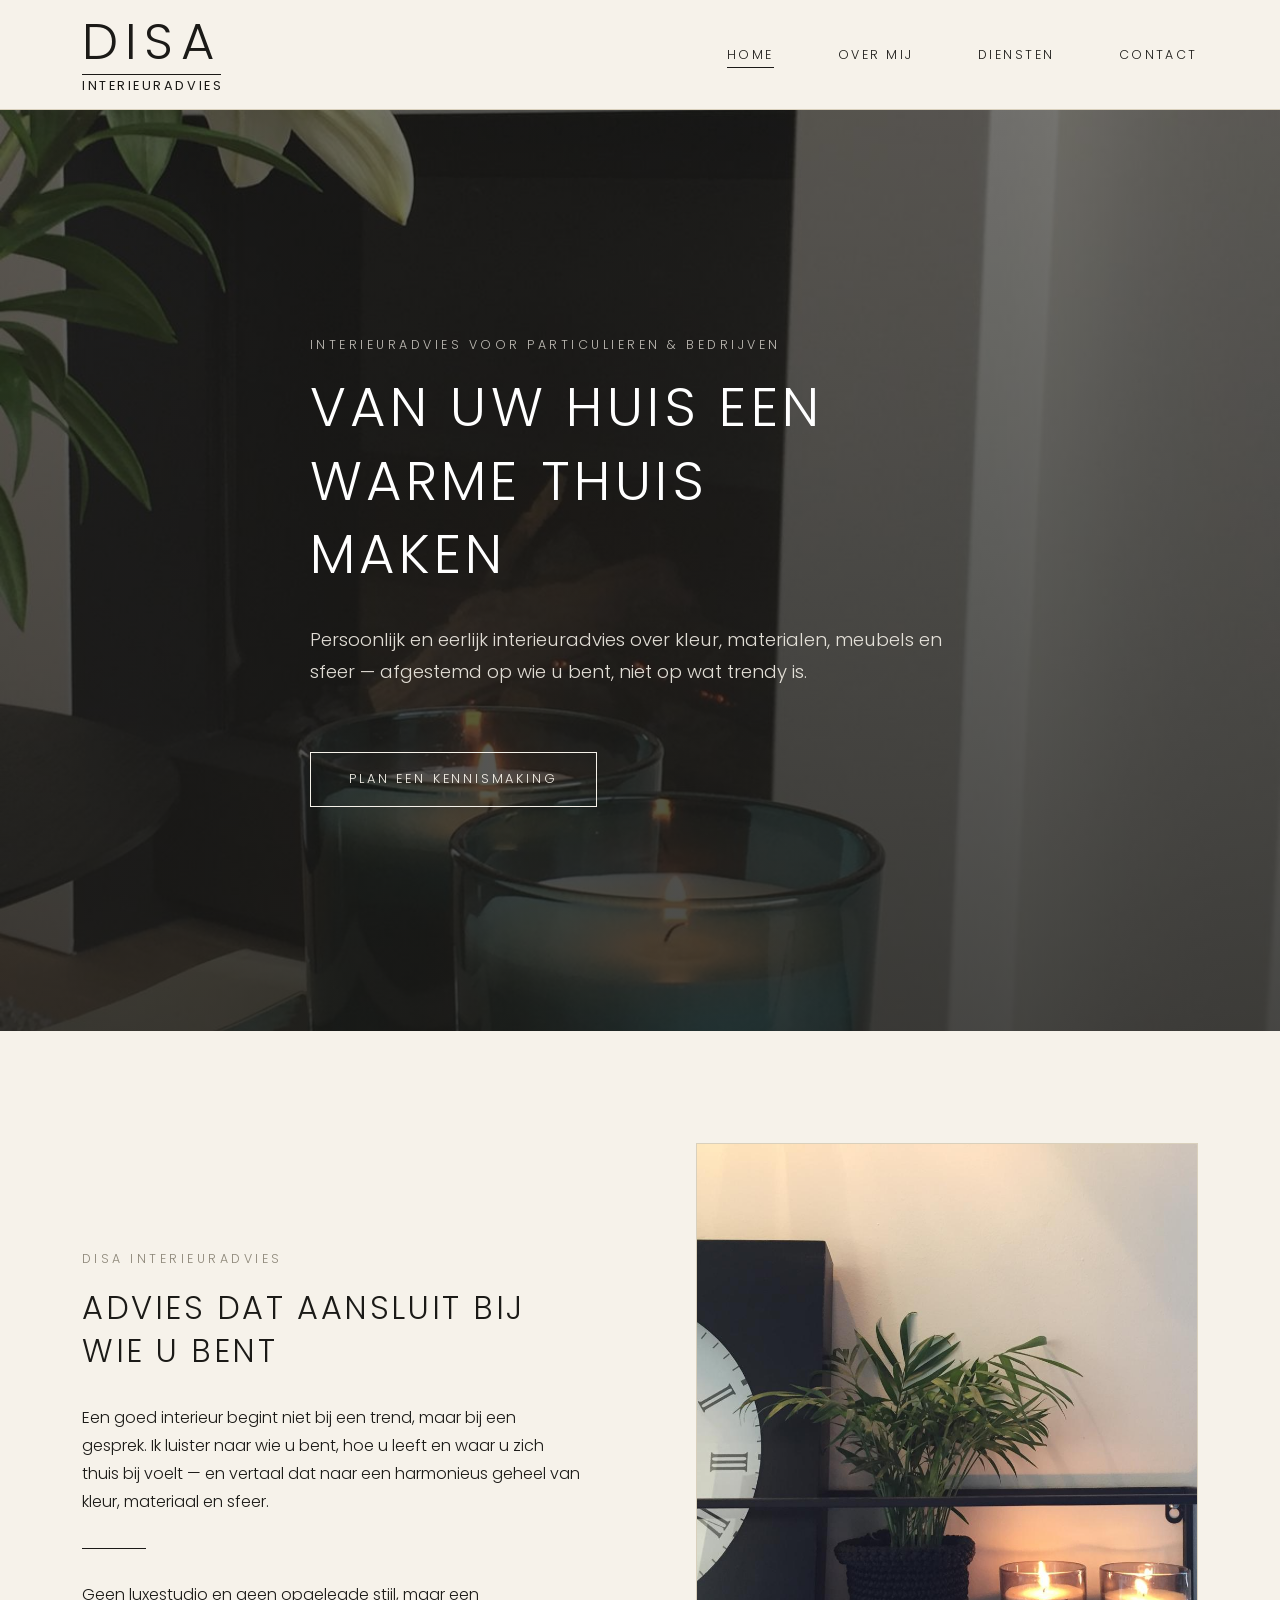
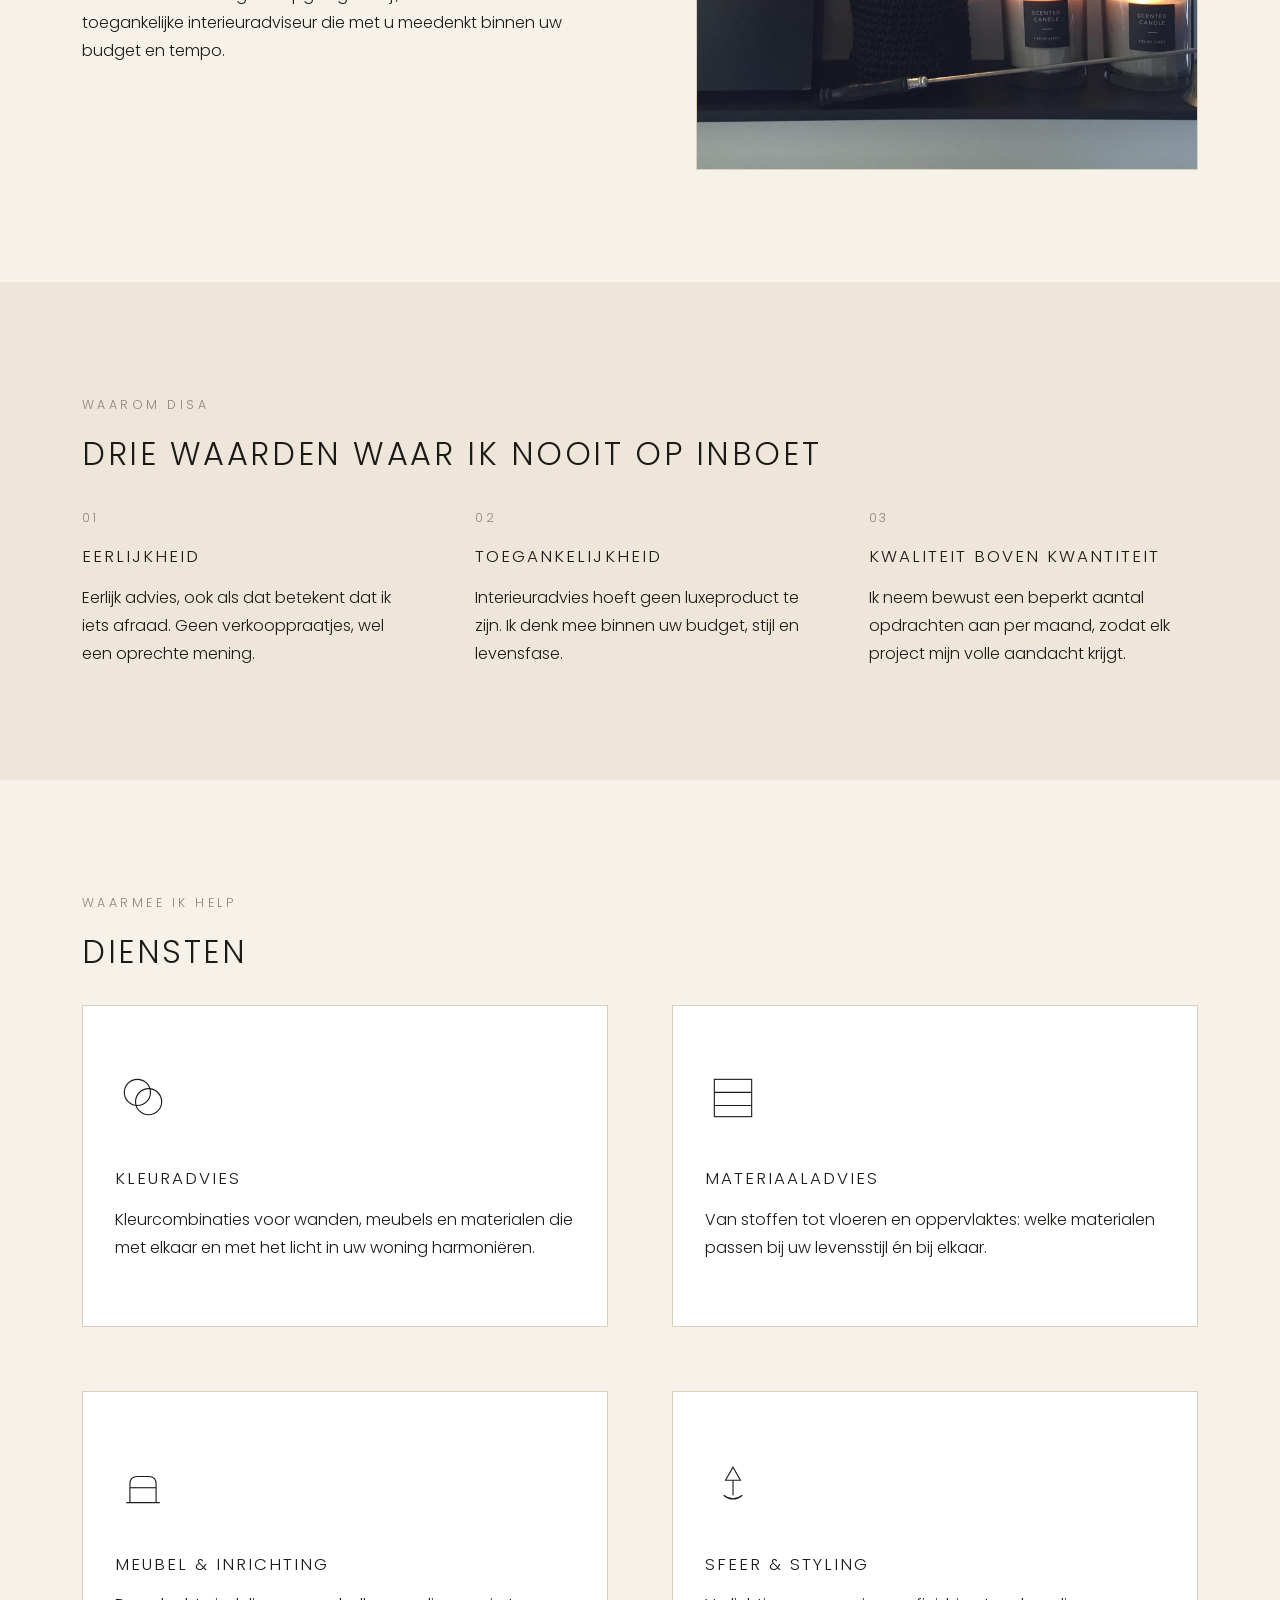
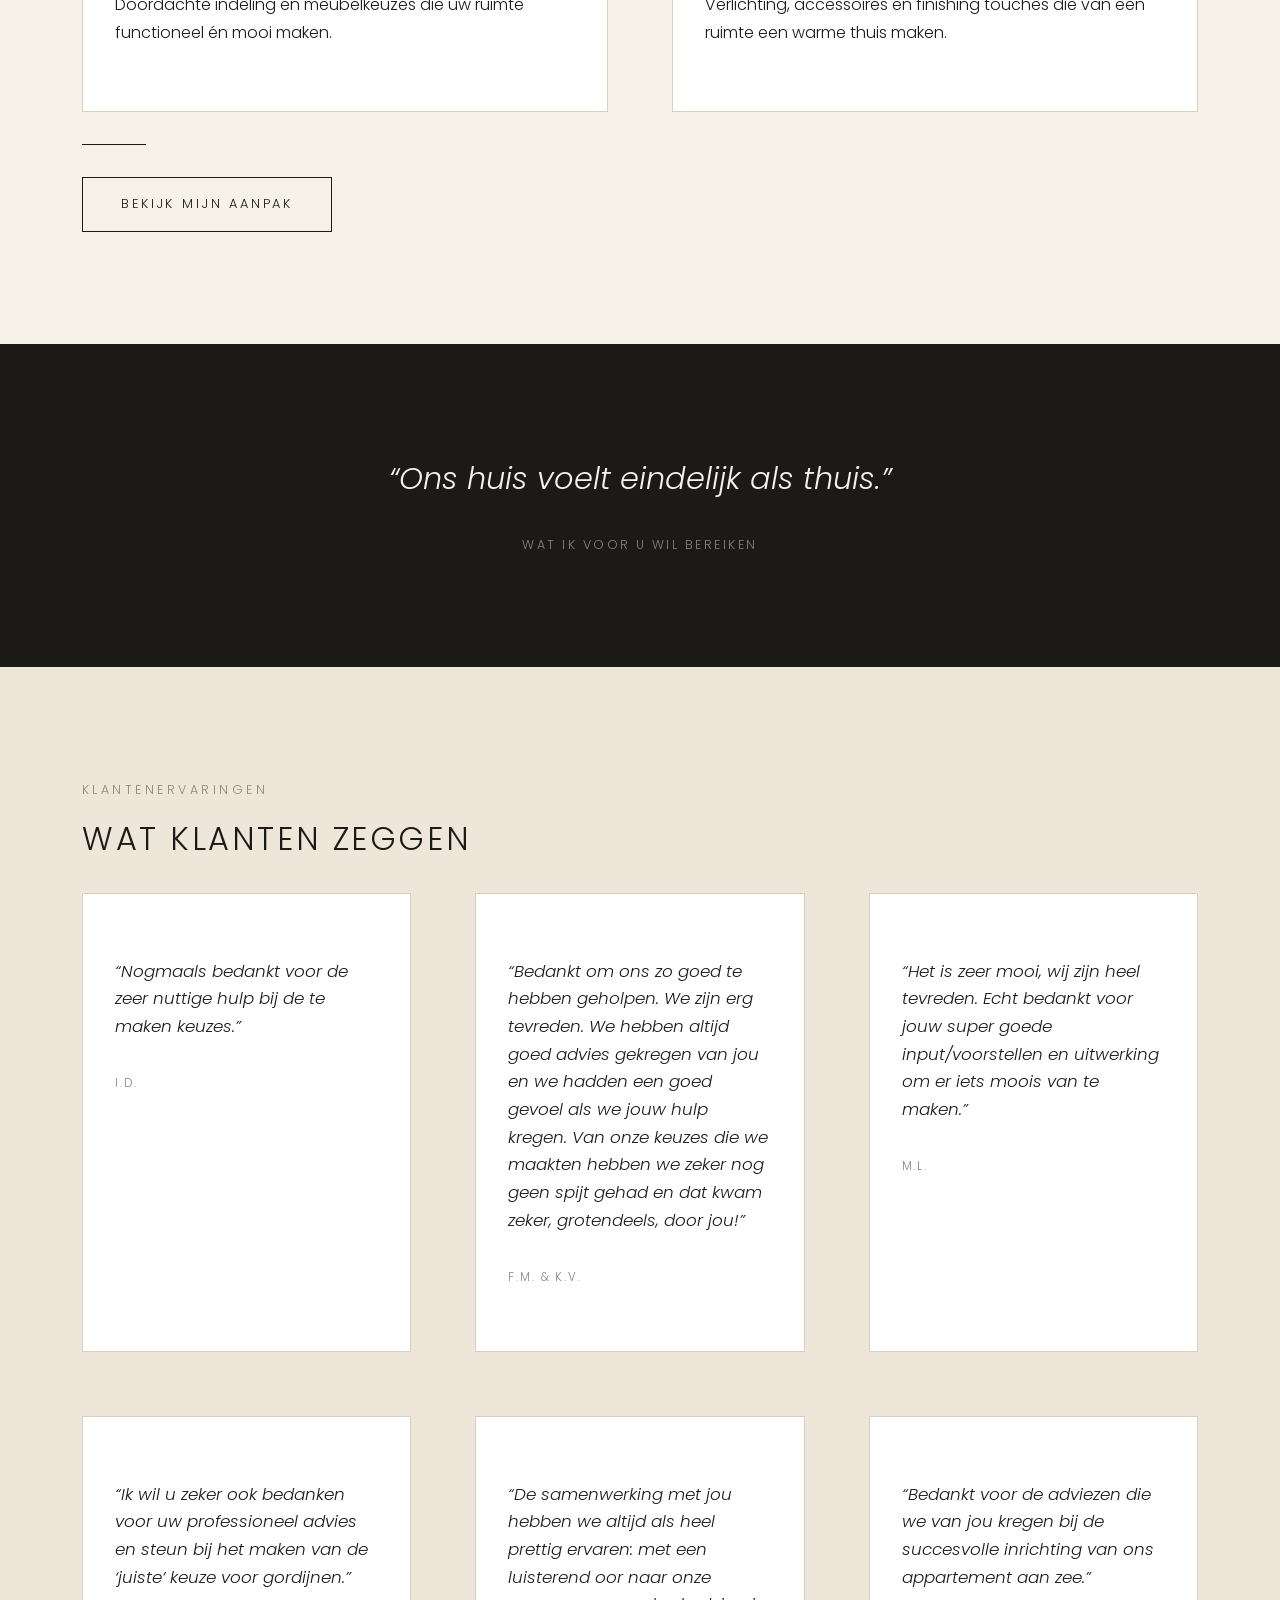
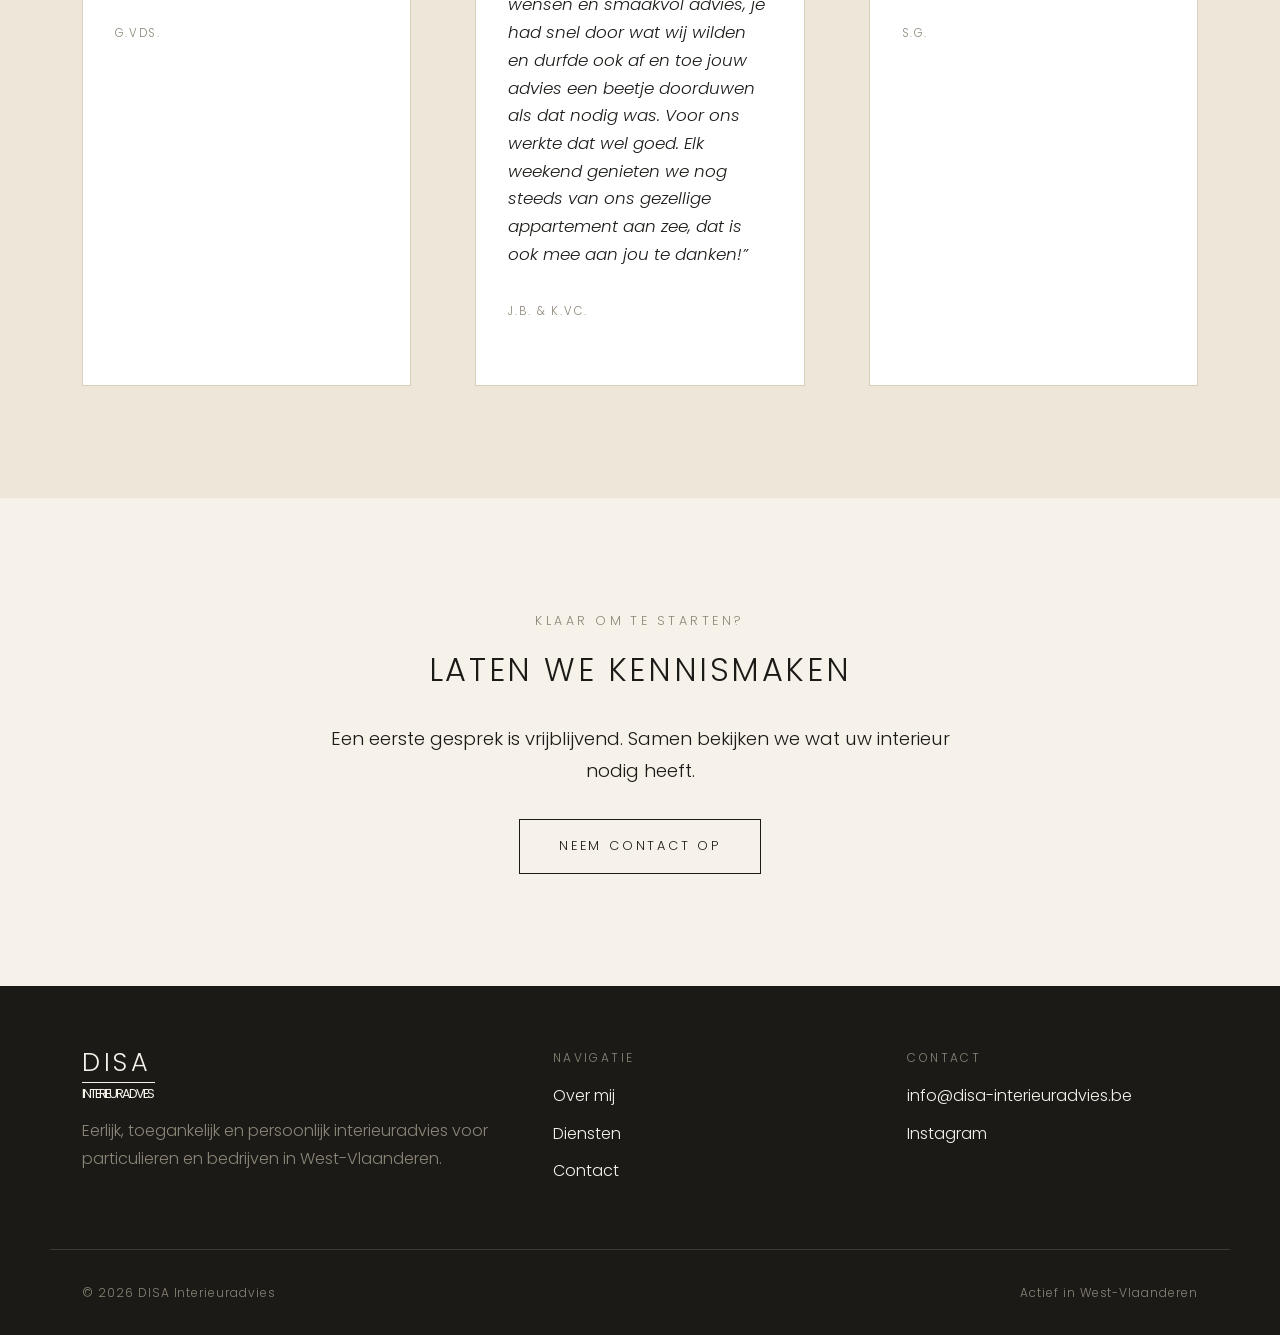
<file: index.html>
<!DOCTYPE html>
<html lang="nl">
<head>
<meta charset="UTF-8">
<meta name="viewport" content="width=device-width, initial-scale=1.0">
<title>DISA Interieuradvies — Van uw huis een warme thuis maken</title>
<meta name="description" content="DISA biedt eerlijk, toegankelijk en persoonlijk interieuradvies over kleur, materialen, meubels en sfeer. Actief in West-Vlaanderen.">
<link rel="icon" href="images/logo.png">
<link rel="stylesheet" href="css/style.css?v=2">
</head>
<body>

<header class="site-header">
  <div class="container">
    <a href="index.html" class="logo-mark" aria-label="DISA Interieuradvies">
      <span class="logo-top">
        <span class="logo-word">DISA</span>
        <span class="logo-rule" aria-hidden="true"></span>
        <span class="logo-tagline">i n t e r i e u r a d v i e s</span>
      </span>
    </a>
    <button class="nav-toggle" aria-label="Menu openen" aria-expanded="false">
      <span></span><span></span><span></span>
    </button>
    <nav class="main-nav">
      <ul>
        <li><a href="index.html" aria-current="page">Home</a></li>
        <li><a href="over-mij.html">Over mij</a></li>
        <li><a href="diensten.html">Diensten</a></li>
        <li><a href="contact.html">Contact</a></li>
      </ul>
    </nav>
  </div>
</header>

<section class="hero">
  <div class="hero__art" aria-hidden="true">
    <img src="images/sfeer-haard.jpg" alt="">
  </div>
  <div class="hero__overlay" aria-hidden="true"></div>
  <div class="container">
    <span class="eyebrow hero__eyebrow">Interieuradvies voor particulieren &amp; bedrijven</span>
    <h1>Van uw huis een warme thuis maken</h1>
    <p class="lede">Persoonlijk en eerlijk interieuradvies over kleur, materialen, meubels en sfeer — afgestemd op wie u bent, niet op wat trendy is.</p>
    <a href="contact.html" class="btn btn--light">Plan een kennismaking</a>
  </div>
</section>

<section>
  <div class="container two-col">
    <div>
      <span class="eyebrow">DISA Interieuradvies</span>
      <h2>Advies dat aansluit bij wie u bent</h2>
      <p>Een goed interieur begint niet bij een trend, maar bij een gesprek. Ik luister naar wie u bent, hoe u leeft en waar u zich thuis bij voelt — en vertaal dat naar een harmonieus geheel van kleur, materiaal en sfeer.</p>
      <hr class="divider">
      <p>Geen luxestudio en geen opgelegde stijl, maar een toegankelijke interieuradviseur die met u meedenkt binnen uw budget en tempo.</p>
    </div>
    <div>
      <img class="photo-frame" src="images/sfeer-detail.jpg" alt="Sfeervol interieurdetail door DISA ingericht">
    </div>
  </div>
</section>

<section class="section-alt">
  <div class="container">
    <span class="eyebrow">Waarom DISA</span>
    <h2>Drie waarden waar ik nooit op inboet</h2>
    <div class="grid-3">
      <div class="pillar">
        <span class="num">01</span>
        <h3>Eerlijkheid</h3>
        <p>Eerlijk advies, ook als dat betekent dat ik iets afraad. Geen verkooppraatjes, wel een oprechte mening.</p>
      </div>
      <div class="pillar">
        <span class="num">02</span>
        <h3>Toegankelijkheid</h3>
        <p>Interieuradvies hoeft geen luxeproduct te zijn. Ik denk mee binnen uw budget, stijl en levensfase.</p>
      </div>
      <div class="pillar">
        <span class="num">03</span>
        <h3>Kwaliteit boven kwantiteit</h3>
        <p>Ik neem bewust een beperkt aantal opdrachten aan per maand, zodat elk project mijn volle aandacht krijgt.</p>
      </div>
    </div>
  </div>
</section>

<section>
  <div class="container">
    <span class="eyebrow">Waarmee ik help</span>
    <h2>Diensten</h2>
    <div class="grid-2">
      <div class="card">
        <div class="card-art">
          <svg viewBox="0 0 60 60" xmlns="http://www.w3.org/2000/svg" stroke="#1B1A17" fill="none" stroke-width="1.2">
            <circle cx="24" cy="24" r="14"/>
            <circle cx="36" cy="34" r="14"/>
          </svg>
        </div>
        <h3>Kleuradvies</h3>
        <p>Kleurcombinaties voor wanden, meubels en materialen die met elkaar en met het licht in uw woning harmoniëren.</p>
      </div>
      <div class="card">
        <div class="card-art">
          <svg viewBox="0 0 60 60" xmlns="http://www.w3.org/2000/svg" stroke="#1B1A17" fill="none" stroke-width="1.2">
            <rect x="10" y="10" width="40" height="40"/>
            <line x1="10" y1="24" x2="50" y2="24"/>
            <line x1="10" y1="38" x2="50" y2="38"/>
          </svg>
        </div>
        <h3>Materiaaladvies</h3>
        <p>Van stoffen tot vloeren en oppervlaktes: welke materialen passen bij uw levensstijl én bij elkaar.</p>
      </div>
      <div class="card">
        <div class="card-art">
          <svg viewBox="0 0 60 60" xmlns="http://www.w3.org/2000/svg" stroke="#1B1A17" fill="none" stroke-width="1.2">
            <path d="M16 50 L16 30 Q16 22 24 22 L36 22 Q44 22 44 30 L44 50"/>
            <line x1="12" y1="50" x2="48" y2="50"/>
            <line x1="16" y1="34" x2="44" y2="34"/>
          </svg>
        </div>
        <h3>Meubel &amp; inrichting</h3>
        <p>Doordachte indeling en meubelkeuzes die uw ruimte functioneel én mooi maken.</p>
      </div>
      <div class="card">
        <div class="card-art">
          <svg viewBox="0 0 60 60" xmlns="http://www.w3.org/2000/svg" stroke="#1B1A17" fill="none" stroke-width="1.2">
            <path d="M30 12 L38 26 L22 26 Z"/>
            <line x1="30" y1="26" x2="30" y2="42"/>
            <path d="M20 42 Q30 50 40 42"/>
          </svg>
        </div>
        <h3>Sfeer &amp; styling</h3>
        <p>Verlichting, accessoires en finishing touches die van een ruimte een warme thuis maken.</p>
      </div>
    </div>
    <hr class="divider">
    <a href="diensten.html" class="btn">Bekijk mijn aanpak</a>
  </div>
</section>

<section class="section-black">
  <div class="container quote">
    <blockquote>&ldquo;Ons huis voelt eindelijk als thuis.&rdquo;</blockquote>
    <cite>Wat ik voor u wil bereiken</cite>
  </div>
</section>

<section class="section-alt">
  <div class="container">
    <span class="eyebrow">Klantenervaringen</span>
    <h2>Wat klanten zeggen</h2>
    <div class="grid-3">
      <div class="card testimonial-card">
        <blockquote>&ldquo;Nogmaals bedankt voor de zeer nuttige hulp bij de te maken keuzes.&rdquo;</blockquote>
        <cite>I.D.</cite>
      </div>
      <div class="card testimonial-card">
        <blockquote>&ldquo;Bedankt om ons zo goed te hebben geholpen. We zijn erg tevreden. We hebben altijd goed advies gekregen van jou en we hadden een goed gevoel als we jouw hulp kregen. Van onze keuzes die we maakten hebben we zeker nog geen spijt gehad en dat kwam zeker, grotendeels, door jou!&rdquo;</blockquote>
        <cite>F.M. &amp; K.V.</cite>
      </div>
      <div class="card testimonial-card">
        <blockquote>&ldquo;Het is zeer mooi, wij zijn heel tevreden. Echt bedankt voor jouw super goede input/voorstellen en uitwerking om er iets moois van te maken.&rdquo;</blockquote>
        <cite>M.L.</cite>
      </div>
      <div class="card testimonial-card">
        <blockquote>&ldquo;Ik wil u zeker ook bedanken voor uw professioneel advies en steun bij het maken van de &lsquo;juiste&rsquo; keuze voor gordijnen.&rdquo;</blockquote>
        <cite>G.VdS.</cite>
      </div>
      <div class="card testimonial-card">
        <blockquote>&ldquo;De samenwerking met jou hebben we altijd als heel prettig ervaren: met een luisterend oor naar onze wensen en smaakvol advies, je had snel door wat wij wilden en durfde ook af en toe jouw advies een beetje doorduwen als dat nodig was. Voor ons werkte dat wel goed. Elk weekend genieten we nog steeds van ons gezellige appartement aan zee, dat is ook mee aan jou te danken!&rdquo;</blockquote>
        <cite>J.B. &amp; K.VC.</cite>
      </div>
      <div class="card testimonial-card">
        <blockquote>&ldquo;Bedankt voor de adviezen die we van jou kregen bij de succesvolle inrichting van ons appartement aan zee.&rdquo;</blockquote>
        <cite>S.G.</cite>
      </div>
    </div>
  </div>
</section>

<section>
  <div class="container" style="text-align:center;">
    <span class="eyebrow">Klaar om te starten?</span>
    <h2>Laten we kennismaken</h2>
    <p class="lede" style="margin:0 auto var(--space-3);">Een eerste gesprek is vrijblijvend. Samen bekijken we wat uw interieur nodig heeft.</p>
    <a href="contact.html" class="btn">Neem contact op</a>
  </div>
</section>

<footer class="site-footer">
  <div class="container footer-top">
    <div>
      <a href="index.html" class="logo-mark" aria-label="DISA Interieuradvies">
      <span class="logo-top">
        <span class="logo-word">DISA</span>
        <span class="logo-rule" aria-hidden="true"></span>
        <span class="logo-tagline">i n t e r i e u r a d v i e s</span>
      </span>
    </a>
      <p>Eerlijk, toegankelijk en persoonlijk interieuradvies voor particulieren en bedrijven in West-Vlaanderen.</p>
    </div>
    <div>
      <h4>Navigatie</h4>
      <ul>
        <li><a href="over-mij.html">Over mij</a></li>
        <li><a href="diensten.html">Diensten</a></li>
        <li><a href="contact.html">Contact</a></li>
      </ul>
    </div>
    <div>
      <h4>Contact</h4>
      <ul>
        <li><a href="mailto:info@disa-interieuradvies.be">info@disa-interieuradvies.be</a></li>
        <li><a href="https://instagram.com" target="_blank" rel="noopener">Instagram</a></li>
      </ul>
    </div>
  </div>
  <div class="container footer-bottom">
    <span>© 2026 DISA Interieuradvies</span>
    <span>Actief in West-Vlaanderen</span>
  </div>
</footer>

<script src="js/script.js"></script>
</body>
</html>
</file>
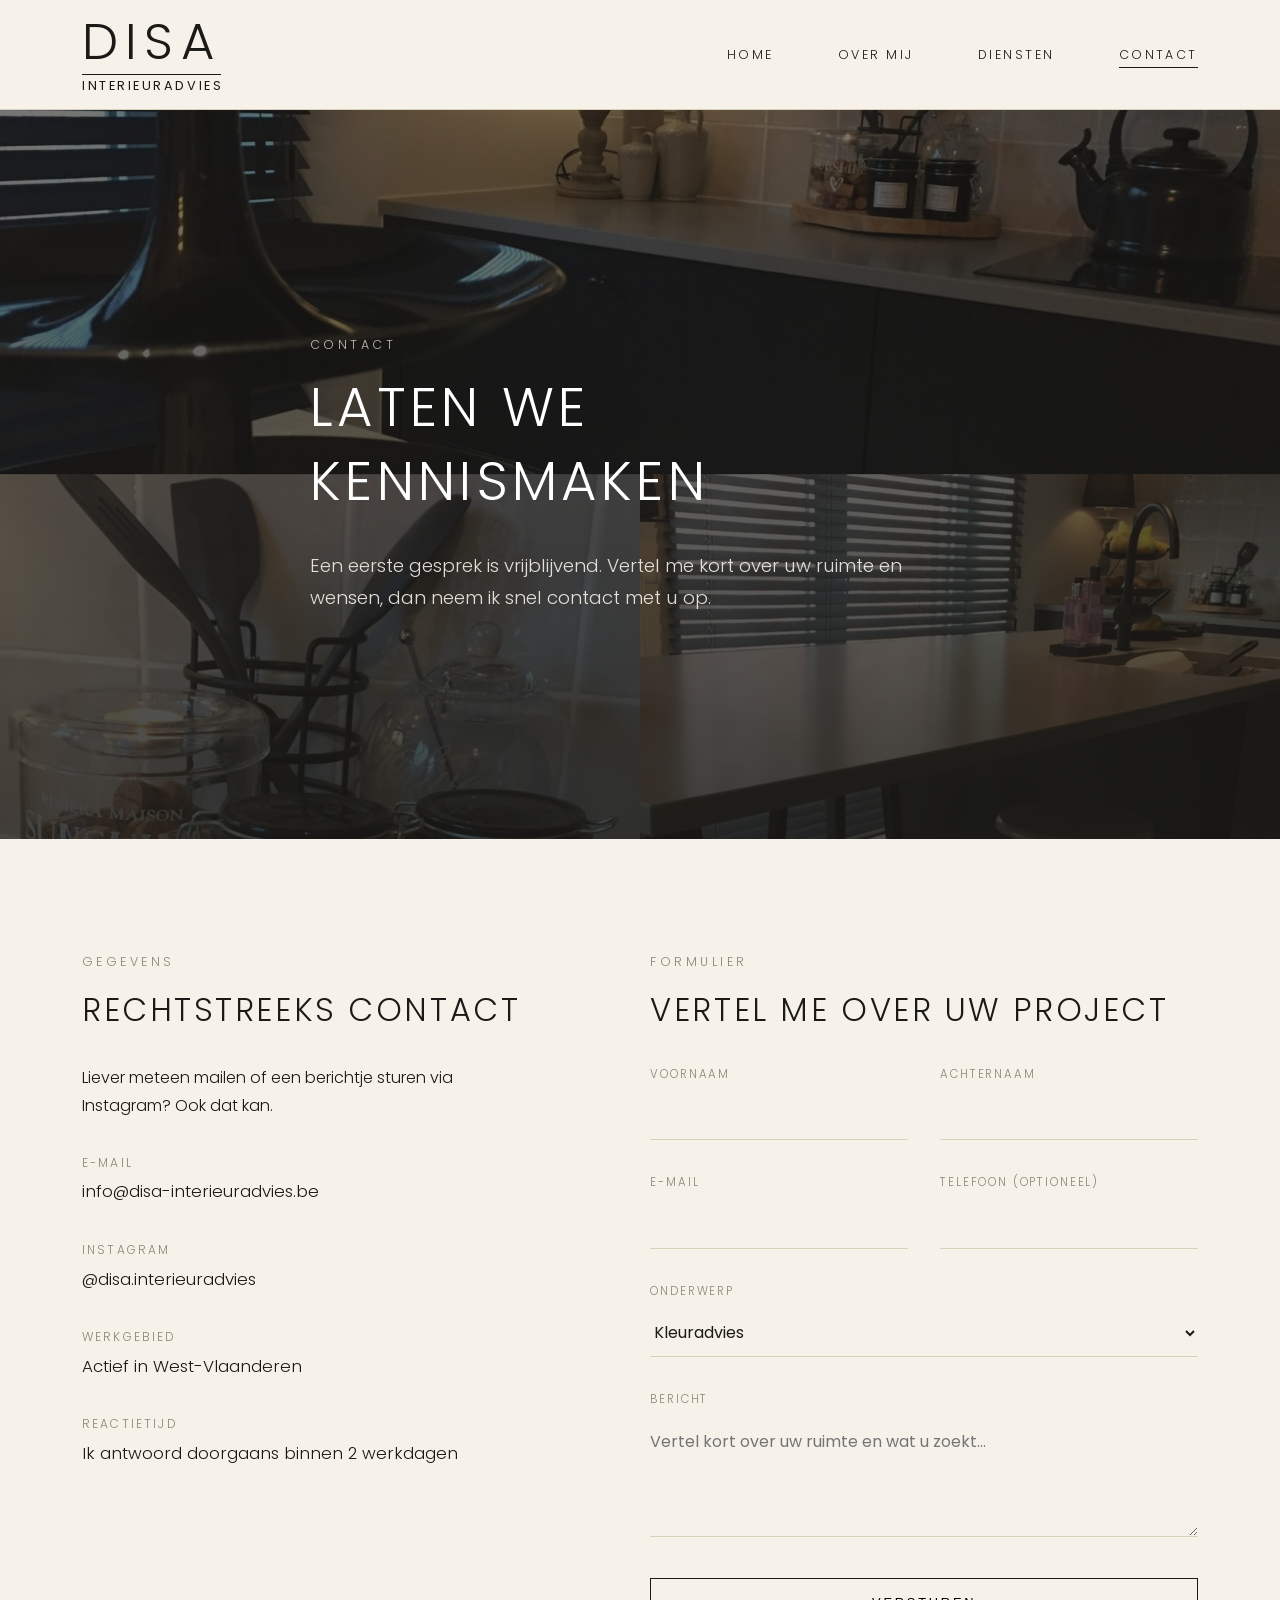
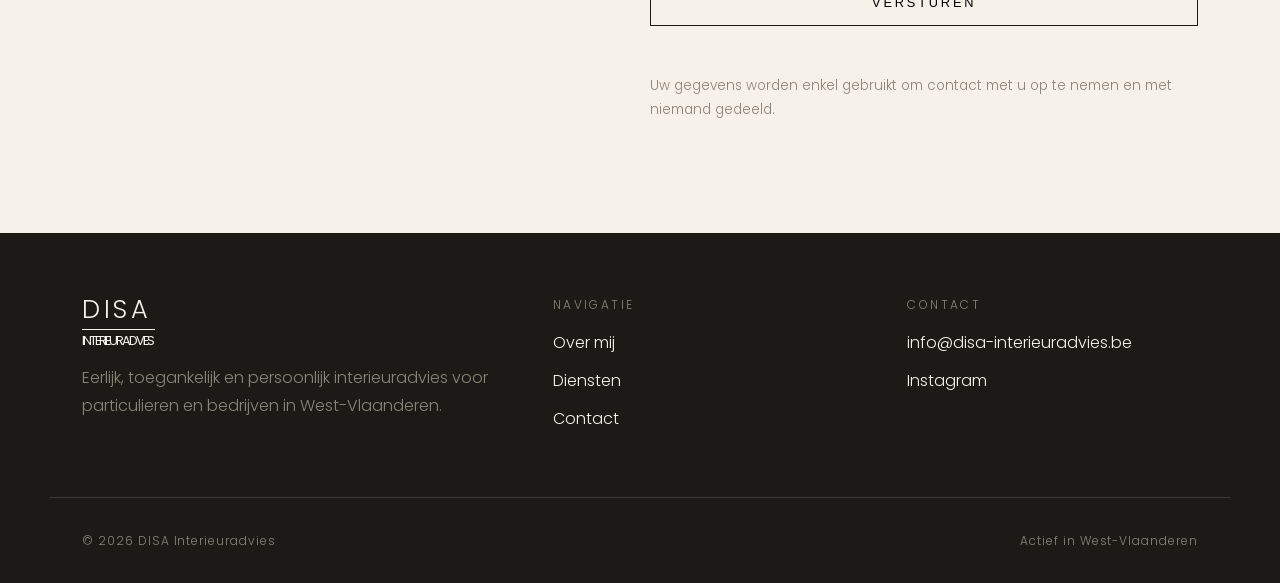
<file: contact.html>
<!DOCTYPE html>
<html lang="nl">
<head>
<meta charset="UTF-8">
<meta name="viewport" content="width=device-width, initial-scale=1.0">
<title>Contact — DISA Interieuradvies</title>
<meta name="description" content="Neem contact op met DISA Interieuradvies voor een vrijblijvende kennismaking. Actief in West-Vlaanderen.">
<link rel="icon" href="images/logo.png">
<link rel="stylesheet" href="css/style.css?v=2">
</head>
<body>

<header class="site-header">
  <div class="container">
    <a href="index.html" class="logo-mark" aria-label="DISA Interieuradvies">
      <span class="logo-top">
        <span class="logo-word">DISA</span>
        <span class="logo-rule" aria-hidden="true"></span>
        <span class="logo-tagline">i n t e r i e u r a d v i e s</span>
      </span>
    </a>
    <button class="nav-toggle" aria-label="Menu openen" aria-expanded="false">
      <span></span><span></span><span></span>
    </button>
    <nav class="main-nav">
      <ul>
        <li><a href="index.html">Home</a></li>
        <li><a href="over-mij.html">Over mij</a></li>
        <li><a href="diensten.html">Diensten</a></li>
        <li><a href="contact.html" aria-current="page">Contact</a></li>
      </ul>
    </nav>
  </div>
</header>

<section class="hero hero--page">
  <div class="hero__art" aria-hidden="true">
    <img src="images/sfeer-keuken.jpg" alt="">
  </div>
  <div class="hero__overlay" aria-hidden="true"></div>
  <div class="container">
    <span class="eyebrow hero__eyebrow">Contact</span>
    <h1>Laten we kennismaken</h1>
    <p class="lede">Een eerste gesprek is vrijblijvend. Vertel me kort over uw ruimte en wensen, dan neem ik snel contact met u op.</p>
  </div>
</section>

<section>
  <div class="container contact-layout">
    <div>
      <span class="eyebrow">Gegevens</span>
      <h2>Rechtstreeks contact</h2>
      <p>Liever meteen mailen of een berichtje sturen via Instagram? Ook dat kan.</p>
      <dl class="info-list">
        <dt>E-mail</dt>
        <dd><a href="mailto:info@disa-interieuradvies.be">info@disa-interieuradvies.be</a></dd>
        <dt>Instagram</dt>
        <dd><a href="https://instagram.com" target="_blank" rel="noopener">@disa.interieuradvies</a></dd>
        <dt>Werkgebied</dt>
        <dd>Actief in West-Vlaanderen</dd>
        <dt>Reactietijd</dt>
        <dd>Ik antwoord doorgaans binnen 2 werkdagen</dd>
      </dl>
    </div>

    <div>
      <span class="eyebrow">Formulier</span>
      <h2>Vertel me over uw project</h2>
      <form class="contact-form" name="contact" method="POST" data-netlify="true" data-netlify-honeypot="bot-field">
        <input type="hidden" name="form-name" value="contact">
        <p class="hidden-field"><label>Laat dit veld leeg: <input name="bot-field"></label></p>
        <div class="form-row">
          <div>
            <label for="voornaam">Voornaam</label>
            <input type="text" id="voornaam" name="voornaam" required>
          </div>
          <div>
            <label for="achternaam">Achternaam</label>
            <input type="text" id="achternaam" name="achternaam" required>
          </div>
        </div>
        <div class="form-row">
          <div>
            <label for="email">E-mail</label>
            <input type="email" id="email" name="email" required>
          </div>
          <div>
            <label for="telefoon">Telefoon (optioneel)</label>
            <input type="tel" id="telefoon" name="telefoon">
          </div>
        </div>
        <div>
          <label for="onderwerp">Onderwerp</label>
          <select id="onderwerp" name="onderwerp">
            <option>Kleuradvies</option>
            <option>Materiaaladvies</option>
            <option>Meubel- &amp; inrichtingsadvies</option>
            <option>Sfeer &amp; styling</option>
            <option>Iets anders</option>
          </select>
        </div>
        <div>
          <label for="bericht">Bericht</label>
          <textarea id="bericht" name="bericht" required placeholder="Vertel kort over uw ruimte en wat u zoekt..."></textarea>
        </div>
        <button type="submit" class="btn">Versturen</button>
        <p class="form-note">Uw gegevens worden enkel gebruikt om contact met u op te nemen en met niemand gedeeld.</p>
      </form>
      <div class="form-success">
        <h3 style="margin-bottom: 0.5rem;">Bedankt!</h3>
        <p>Uw bericht is verzonden. Ik neem zo snel mogelijk contact met u op.</p>
      </div>
    </div>
  </div>
</section>

<footer class="site-footer">
  <div class="container footer-top">
    <div>
      <a href="index.html" class="logo-mark" aria-label="DISA Interieuradvies">
      <span class="logo-top">
        <span class="logo-word">DISA</span>
        <span class="logo-rule" aria-hidden="true"></span>
        <span class="logo-tagline">i n t e r i e u r a d v i e s</span>
      </span>
    </a>
      <p>Eerlijk, toegankelijk en persoonlijk interieuradvies voor particulieren en bedrijven in West-Vlaanderen.</p>
    </div>
    <div>
      <h4>Navigatie</h4>
      <ul>
        <li><a href="over-mij.html">Over mij</a></li>
        <li><a href="diensten.html">Diensten</a></li>
        <li><a href="contact.html">Contact</a></li>
      </ul>
    </div>
    <div>
      <h4>Contact</h4>
      <ul>
        <li><a href="mailto:info@disa-interieuradvies.be">info@disa-interieuradvies.be</a></li>
        <li><a href="https://instagram.com" target="_blank" rel="noopener">Instagram</a></li>
      </ul>
    </div>
  </div>
  <div class="container footer-bottom">
    <span>© 2026 DISA Interieuradvies</span>
    <span>Actief in West-Vlaanderen</span>
  </div>
</footer>

<script src="js/script.js"></script>
</body>
</html>
</file>
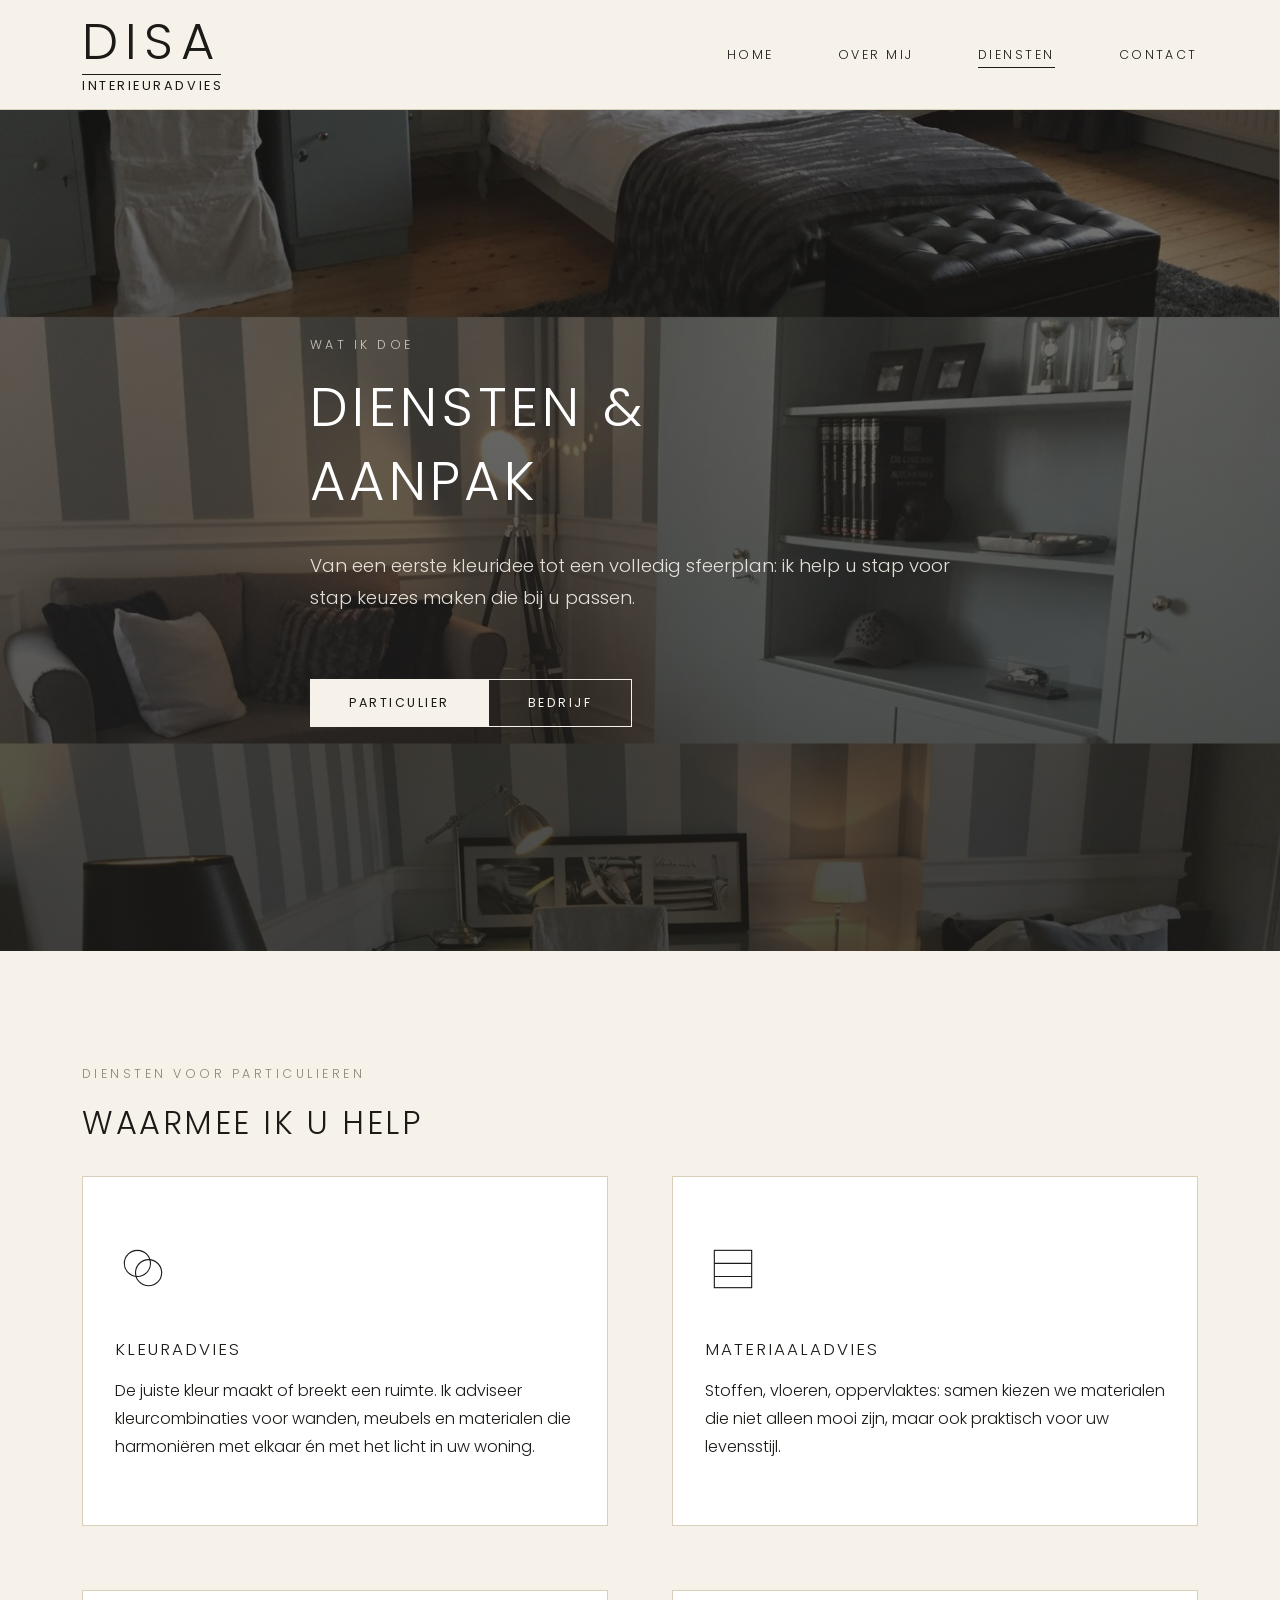
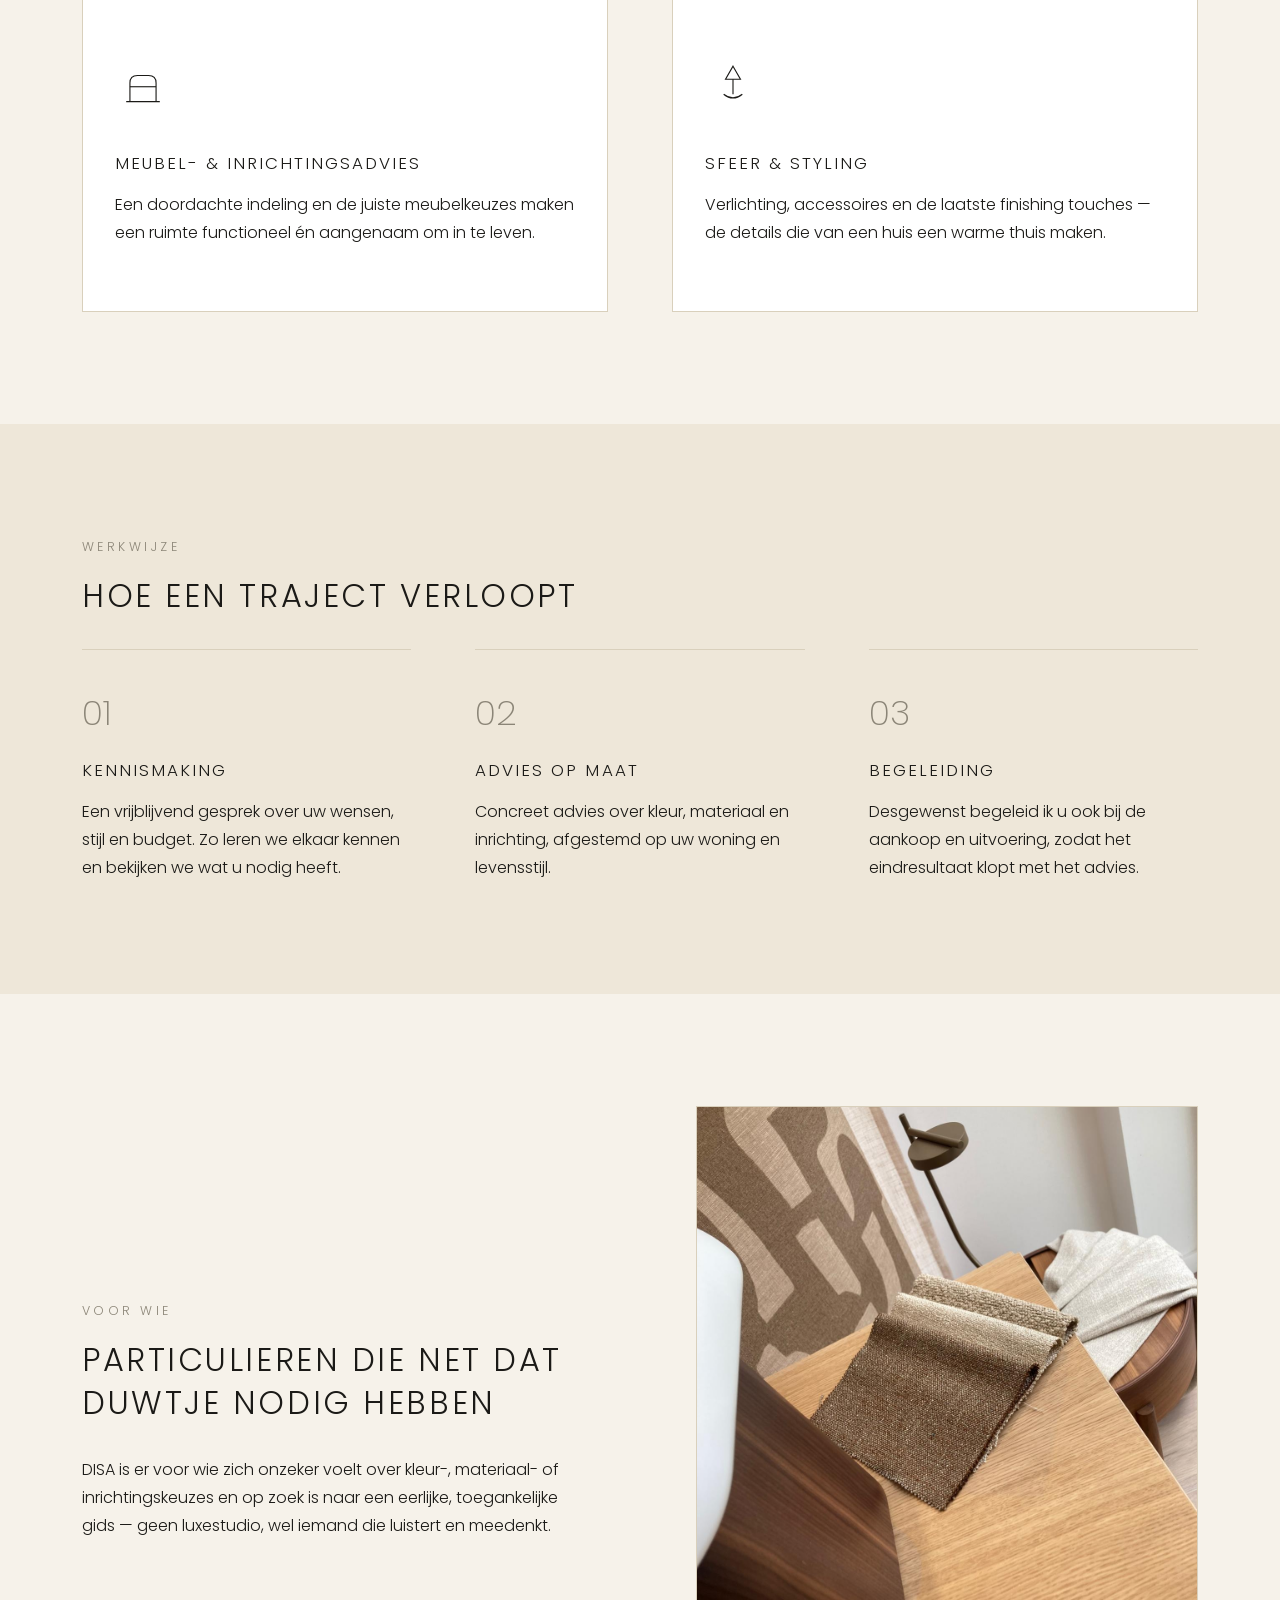
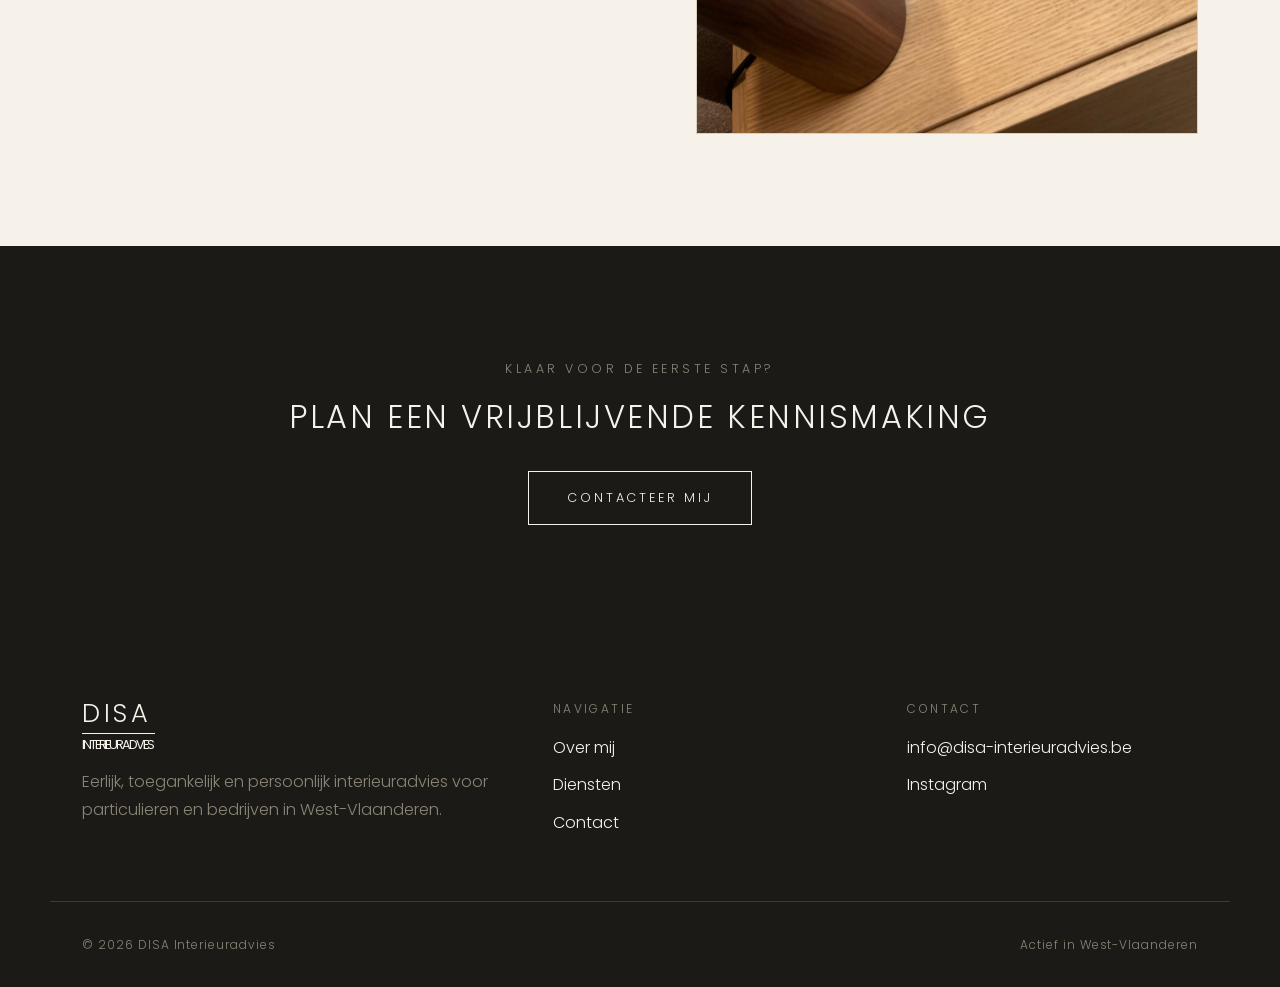
<file: diensten.html>
<!DOCTYPE html>
<html lang="nl">
<head>
<meta charset="UTF-8">
<meta name="viewport" content="width=device-width, initial-scale=1.0">
<title>Diensten — DISA Interieuradvies</title>
<meta name="description" content="Kleuradvies, materiaaladvies, meubel- en inrichtingsadvies en sfeer & styling. Ontdek de werkwijze van DISA Interieuradvies.">
<link rel="icon" href="images/logo.png">
<link rel="stylesheet" href="css/style.css?v=2">
</head>
<body>

<header class="site-header">
  <div class="container">
    <a href="index.html" class="logo-mark" aria-label="DISA Interieuradvies">
      <span class="logo-top">
        <span class="logo-word">DISA</span>
        <span class="logo-rule" aria-hidden="true"></span>
        <span class="logo-tagline">i n t e r i e u r a d v i e s</span>
      </span>
    </a>
    <button class="nav-toggle" aria-label="Menu openen" aria-expanded="false">
      <span></span><span></span><span></span>
    </button>
    <nav class="main-nav">
      <ul>
        <li><a href="index.html">Home</a></li>
        <li><a href="over-mij.html">Over mij</a></li>
        <li><a href="diensten.html" aria-current="page">Diensten</a></li>
        <li><a href="contact.html">Contact</a></li>
      </ul>
    </nav>
  </div>
</header>

<section class="hero hero--page">
  <div class="hero__art" aria-hidden="true">
    <img src="images/sfeer-slaapkamer.jpg" alt="">
  </div>
  <div class="hero__overlay" aria-hidden="true"></div>
  <div class="container">
    <span class="eyebrow hero__eyebrow">Wat ik doe</span>
    <h1>Diensten &amp; aanpak</h1>
    <p class="lede">Van een eerste kleuridee tot een volledig sfeerplan: ik help u stap voor stap keuzes maken die bij u passen.</p>
    <div class="audience-toggle audience-toggle--light" role="tablist" aria-label="Kies uw profiel">
      <button class="toggle-btn is-active" data-audience="particulier" type="button">Particulier</button>
      <button class="toggle-btn" data-audience="bedrijf" type="button">Bedrijf</button>
    </div>
  </div>
</section>

<section>
  <div class="container">
    <div class="audience-panel" data-audience="particulier">
      <span class="eyebrow">Diensten voor particulieren</span>
      <h2>Waarmee ik u help</h2>
      <div class="grid-2">
        <div class="card">
          <div class="card-art">
            <svg viewBox="0 0 60 60" xmlns="http://www.w3.org/2000/svg" stroke="#1B1A17" fill="none" stroke-width="1.2">
              <circle cx="24" cy="24" r="14"/>
              <circle cx="36" cy="34" r="14"/>
            </svg>
          </div>
          <h3>Kleuradvies</h3>
          <p>De juiste kleur maakt of breekt een ruimte. Ik adviseer kleurcombinaties voor wanden, meubels en materialen die harmoniëren met elkaar én met het licht in uw woning.</p>
        </div>
        <div class="card">
          <div class="card-art">
            <svg viewBox="0 0 60 60" xmlns="http://www.w3.org/2000/svg" stroke="#1B1A17" fill="none" stroke-width="1.2">
              <rect x="10" y="10" width="40" height="40"/>
              <line x1="10" y1="24" x2="50" y2="24"/>
              <line x1="10" y1="38" x2="50" y2="38"/>
            </svg>
          </div>
          <h3>Materiaaladvies</h3>
          <p>Stoffen, vloeren, oppervlaktes: samen kiezen we materialen die niet alleen mooi zijn, maar ook praktisch voor uw levensstijl.</p>
        </div>
        <div class="card">
          <div class="card-art">
            <svg viewBox="0 0 60 60" xmlns="http://www.w3.org/2000/svg" stroke="#1B1A17" fill="none" stroke-width="1.2">
              <path d="M16 50 L16 30 Q16 22 24 22 L36 22 Q44 22 44 30 L44 50"/>
              <line x1="12" y1="50" x2="48" y2="50"/>
              <line x1="16" y1="34" x2="44" y2="34"/>
            </svg>
          </div>
          <h3>Meubel- &amp; inrichtingsadvies</h3>
          <p>Een doordachte indeling en de juiste meubelkeuzes maken een ruimte functioneel én aangenaam om in te leven.</p>
        </div>
        <div class="card">
          <div class="card-art">
            <svg viewBox="0 0 60 60" xmlns="http://www.w3.org/2000/svg" stroke="#1B1A17" fill="none" stroke-width="1.2">
              <path d="M30 12 L38 26 L22 26 Z"/>
              <line x1="30" y1="26" x2="30" y2="42"/>
              <path d="M20 42 Q30 50 40 42"/>
            </svg>
          </div>
          <h3>Sfeer &amp; styling</h3>
          <p>Verlichting, accessoires en de laatste finishing touches — de details die van een huis een warme thuis maken.</p>
        </div>
      </div>
    </div>

    <div class="audience-panel" data-audience="bedrijf" hidden>
      <span class="eyebrow">Diensten voor bedrijven</span>
      <h2>Waarmee ik u help</h2>
      <p class="lede" style="margin-bottom: var(--space-3);">Vakmanschap is uw sterkte — styling en inrichting niet altijd vanzelfsprekend. Ik help schrijnwerkers, aannemers, schilders en andere vakmensen om hun projecten ook visueel te laten overtuigen.</p>
      <div class="grid-2">
        <div class="card">
          <div class="card-art">
            <svg viewBox="0 0 60 60" xmlns="http://www.w3.org/2000/svg" stroke="#1B1A17" fill="none" stroke-width="1.2">
              <circle cx="24" cy="24" r="14"/>
              <circle cx="36" cy="34" r="14"/>
            </svg>
          </div>
          <h3>Kleuradvies</h3>
          <p>Kleuradvies voor modelwoningen, showrooms of afgewerkte projecten, zodat het eindresultaat ook visueel overtuigt.</p>
        </div>
        <div class="card">
          <div class="card-art">
            <svg viewBox="0 0 60 60" xmlns="http://www.w3.org/2000/svg" stroke="#1B1A17" fill="none" stroke-width="1.2">
              <rect x="10" y="10" width="40" height="40"/>
              <line x1="10" y1="24" x2="50" y2="24"/>
              <line x1="10" y1="38" x2="50" y2="38"/>
            </svg>
          </div>
          <h3>Materiaaladvies</h3>
          <p>Advies over materiaal- en afwerkingscombinaties die uw vakwerk optimaal tot zijn recht laten komen.</p>
        </div>
        <div class="card">
          <div class="card-art">
            <svg viewBox="0 0 60 60" xmlns="http://www.w3.org/2000/svg" stroke="#1B1A17" fill="none" stroke-width="1.2">
              <path d="M16 50 L16 30 Q16 22 24 22 L36 22 Q44 22 44 30 L44 50"/>
              <line x1="12" y1="50" x2="48" y2="50"/>
              <line x1="16" y1="34" x2="44" y2="34"/>
            </svg>
          </div>
          <h3>Inrichtingsadvies</h3>
          <p>Doordachte inrichting voor modelwoningen, kantoren of projectruimtes — functioneel en overtuigend voor de eindklant.</p>
        </div>
        <div class="card">
          <div class="card-art">
            <svg viewBox="0 0 60 60" xmlns="http://www.w3.org/2000/svg" stroke="#1B1A17" fill="none" stroke-width="1.2">
              <path d="M30 12 L38 26 L22 26 Z"/>
              <line x1="30" y1="26" x2="30" y2="42"/>
              <path d="M20 42 Q30 50 40 42"/>
            </svg>
          </div>
          <h3>Sfeer &amp; styling</h3>
          <p>Styling en sfeer bij opleveringen of projectwoningen, zodat uw vakmanschap ook echt zichtbaar wordt.</p>
        </div>
      </div>
    </div>
  </div>
</section>

<section class="section-alt">
  <div class="container">
    <span class="eyebrow">Werkwijze</span>
    <h2>Hoe een traject verloopt</h2>
    <div class="steps">
      <div class="step">
        <span class="num">01</span>
        <h3>Kennismaking</h3>
        <p>Een vrijblijvend gesprek over uw wensen, stijl en budget. Zo leren we elkaar kennen en bekijken we wat u nodig heeft.</p>
      </div>
      <div class="step">
        <span class="num">02</span>
        <h3>Advies op maat</h3>
        <p>Concreet advies over kleur, materiaal en inrichting, afgestemd op uw woning en levensstijl.</p>
      </div>
      <div class="step">
        <span class="num">03</span>
        <h3>Begeleiding</h3>
        <p>Desgewenst begeleid ik u ook bij de aankoop en uitvoering, zodat het eindresultaat klopt met het advies.</p>
      </div>
    </div>
  </div>
</section>

<section class="audience-panel" data-audience="particulier">
  <div class="container two-col">
    <div>
      <span class="eyebrow">Voor wie</span>
      <h2>Particulieren die net dat duwtje nodig hebben</h2>
      <p>DISA is er voor wie zich onzeker voelt over kleur-, materiaal- of inrichtingskeuzes en op zoek is naar een eerlijke, toegankelijke gids — geen luxestudio, wel iemand die luistert en meedenkt.</p>
    </div>
    <div>
      <img class="photo-frame" src="images/materiaal-stalen.jpg" alt="Stalen van stoffen en materialen uitgestald op een houten nachtkastje">
    </div>
  </div>
</section>

<section class="audience-panel" data-audience="bedrijf" hidden>
  <div class="container two-col">
    <div>
      <span class="eyebrow">Voor wie</span>
      <h2>Vakmensen die hun projecten willen laten schitteren</h2>
      <p>Bent u schrijnwerker, aannemer, schilder of anderszins actief in de bouw? Vakmanschap is uw sterkte — de puzzel van kleur, materiaal en inrichting hoeft dat niet te zijn. Ik help u de ruimtes die u realiseert dat laatste beetje overtuigingskracht te geven.</p>
    </div>
    <div>
      <svg viewBox="0 0 400 320" xmlns="http://www.w3.org/2000/svg" stroke="#1B1A17" fill="none" stroke-width="1">
        <rect x="20" y="20" width="360" height="280" opacity="0.15"/>
        <line x1="60" y1="60" x2="340" y2="60" opacity="0.6"/>
        <line x1="60" y1="60" x2="60" y2="260" opacity="0.6"/>
        <line x1="200" y1="60" x2="200" y2="260" opacity="0.6"/>
        <line x1="60" y1="160" x2="340" y2="160" opacity="0.6"/>
        <line x1="340" y1="60" x2="340" y2="260" opacity="0.6"/>
        <line x1="60" y1="260" x2="340" y2="260" opacity="0.6"/>
      </svg>
    </div>
  </div>
</section>

<section class="section-black">
  <div class="container" style="text-align:center;">
    <span class="eyebrow">Klaar voor de eerste stap?</span>
    <h2>Plan een vrijblijvende kennismaking</h2>
    <a href="contact.html" class="btn btn--light">Contacteer mij</a>
  </div>
</section>

<footer class="site-footer">
  <div class="container footer-top">
    <div>
      <a href="index.html" class="logo-mark" aria-label="DISA Interieuradvies">
      <span class="logo-top">
        <span class="logo-word">DISA</span>
        <span class="logo-rule" aria-hidden="true"></span>
        <span class="logo-tagline">i n t e r i e u r a d v i e s</span>
      </span>
    </a>
      <p>Eerlijk, toegankelijk en persoonlijk interieuradvies voor particulieren en bedrijven in West-Vlaanderen.</p>
    </div>
    <div>
      <h4>Navigatie</h4>
      <ul>
        <li><a href="over-mij.html">Over mij</a></li>
        <li><a href="diensten.html">Diensten</a></li>
        <li><a href="contact.html">Contact</a></li>
      </ul>
    </div>
    <div>
      <h4>Contact</h4>
      <ul>
        <li><a href="mailto:info@disa-interieuradvies.be">info@disa-interieuradvies.be</a></li>
        <li><a href="https://instagram.com" target="_blank" rel="noopener">Instagram</a></li>
      </ul>
    </div>
  </div>
  <div class="container footer-bottom">
    <span>© 2026 DISA Interieuradvies</span>
    <span>Actief in West-Vlaanderen</span>
  </div>
</footer>

<script src="js/script.js"></script>
</body>
</html>
</file>
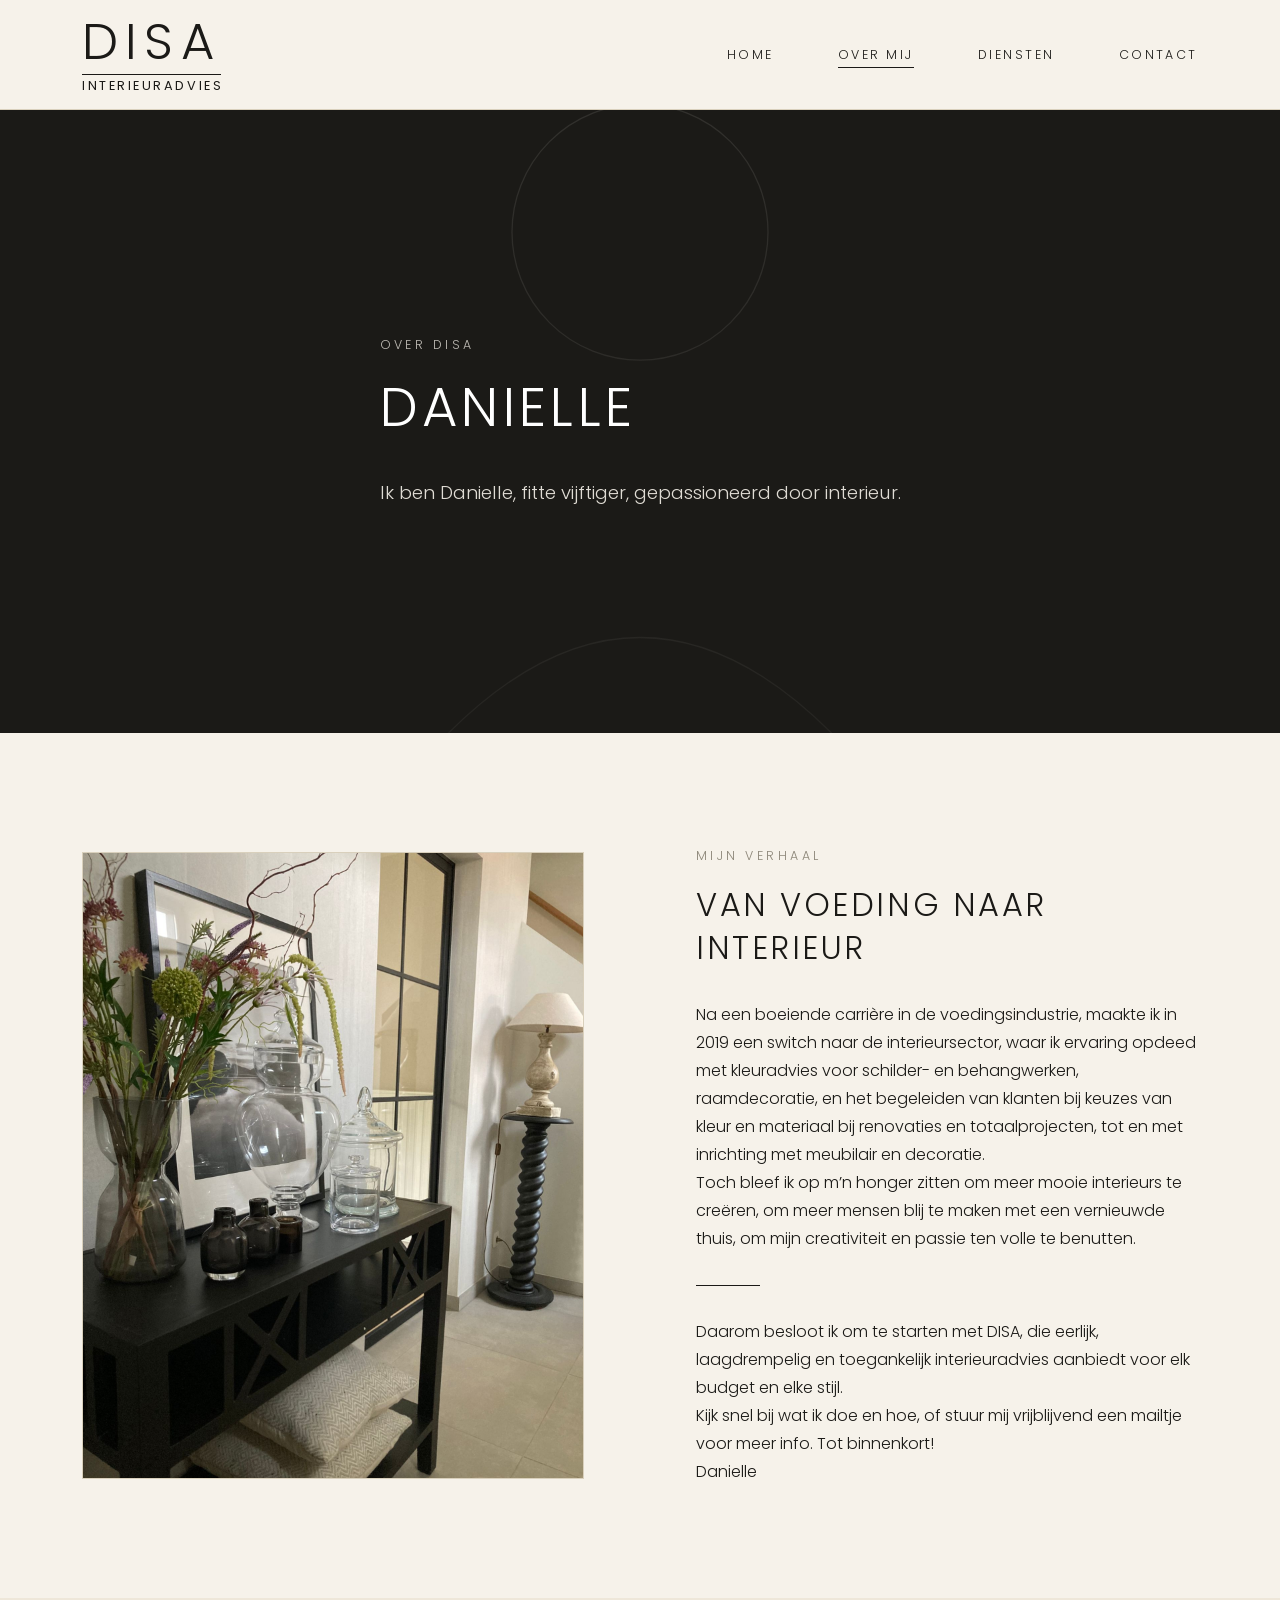
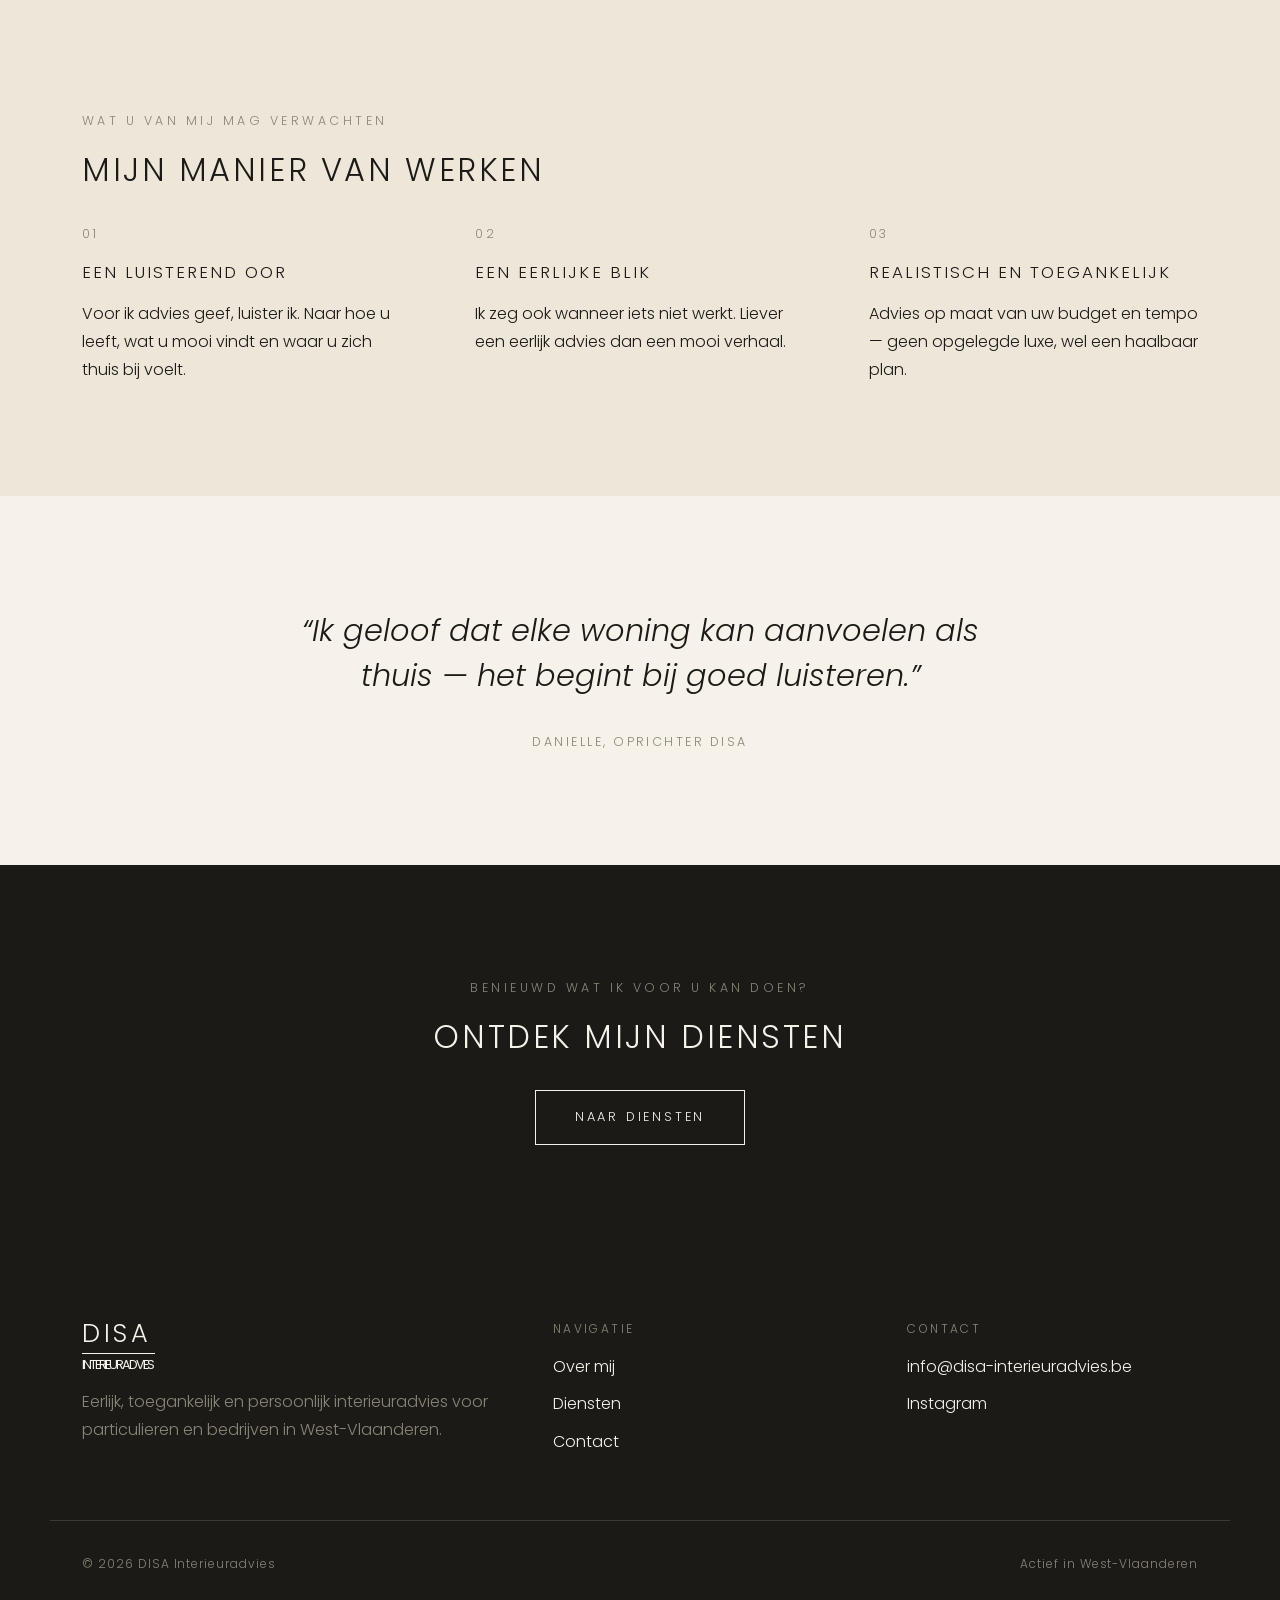
<file: over-mij.html>
<!DOCTYPE html>
<html lang="nl">
<head>
<meta charset="UTF-8">
<meta name="viewport" content="width=device-width, initial-scale=1.0">
<title>Over mij — DISA Interieuradvies</title>
<meta name="description" content="Maak kennis met Danielle, oprichter van DISA Interieuradvies. Een eerlijk verhaal over passie voor interieur, kleur en een nieuwe start.">
<link rel="icon" href="images/logo.png">
<link rel="stylesheet" href="css/style.css?v=2">
</head>
<body>

<header class="site-header">
  <div class="container">
    <a href="index.html" class="logo-mark" aria-label="DISA Interieuradvies">
      <span class="logo-top">
        <span class="logo-word">DISA</span>
        <span class="logo-rule" aria-hidden="true"></span>
        <span class="logo-tagline">i n t e r i e u r a d v i e s</span>
      </span>
    </a>
    <button class="nav-toggle" aria-label="Menu openen" aria-expanded="false">
      <span></span><span></span><span></span>
    </button>
    <nav class="main-nav">
      <ul>
        <li><a href="index.html">Home</a></li>
        <li><a href="over-mij.html" aria-current="page">Over mij</a></li>
        <li><a href="diensten.html">Diensten</a></li>
        <li><a href="contact.html">Contact</a></li>
      </ul>
    </nav>
  </div>
</header>

<section class="hero hero--page">
  <div class="hero__art" aria-hidden="true">
    <svg viewBox="0 0 1200 800" preserveAspectRatio="xMidYMax slice" xmlns="http://www.w3.org/2000/svg" stroke="#F6F2EA" fill="none" stroke-width="1.2">
      <circle cx="600" cy="330" r="120" opacity="0.25"/>
      <path d="M420 800 Q600 620 780 800" opacity="0.25"/>
    </svg>
  </div>
  <div class="hero__overlay" aria-hidden="true"></div>
  <div class="container">
    <span class="eyebrow hero__eyebrow">Over DISA</span>
    <h1>Danielle</h1>
    <p class="lede">Ik ben Danielle, fitte vijftiger, gepassioneerd door interieur.</p>
  </div>
</section>

<section>
  <div class="container two-col">
    <div>
      <img class="photo-frame" src="images/sfeer-styling.jpg" alt="Gestylede inkomhal met consoletafel, spiegel, bloemen en verlichting">
    </div>
    <div>
      <span class="eyebrow">Mijn verhaal</span>
      <h2>Van voeding naar interieur</h2>
      <p>Na een boeiende carrière in de voedingsindustrie, maakte ik in 2019 een switch naar de interieursector, waar ik ervaring opdeed met kleuradvies voor schilder- en behangwerken, raamdecoratie, en het begeleiden van klanten bij keuzes van kleur en materiaal bij renovaties en totaalprojecten, tot en met inrichting met meubilair en decoratie.</p>
      <p>Toch bleef ik op m&rsquo;n honger zitten om meer mooie interieurs te creëren, om meer mensen blij te maken met een vernieuwde thuis, om mijn creativiteit en passie ten volle te benutten.</p>
      <hr class="divider">
      <p>Daarom besloot ik om te starten met DISA, die eerlijk, laagdrempelig en toegankelijk interieuradvies aanbiedt voor elk budget en elke stijl.</p>
      <p>Kijk snel bij <a href="diensten.html">wat ik doe en hoe</a>, of stuur mij <a href="contact.html">vrijblijvend een mailtje</a> voor meer info. Tot binnenkort!<br>Danielle</p>
    </div>
  </div>
</section>

<section class="section-alt">
  <div class="container">
    <span class="eyebrow">Wat u van mij mag verwachten</span>
    <h2>Mijn manier van werken</h2>
    <div class="grid-3">
      <div class="pillar">
        <span class="num">01</span>
        <h3>Een luisterend oor</h3>
        <p>Voor ik advies geef, luister ik. Naar hoe u leeft, wat u mooi vindt en waar u zich thuis bij voelt.</p>
      </div>
      <div class="pillar">
        <span class="num">02</span>
        <h3>Een eerlijke blik</h3>
        <p>Ik zeg ook wanneer iets niet werkt. Liever een eerlijk advies dan een mooi verhaal.</p>
      </div>
      <div class="pillar">
        <span class="num">03</span>
        <h3>Realistisch en toegankelijk</h3>
        <p>Advies op maat van uw budget en tempo — geen opgelegde luxe, wel een haalbaar plan.</p>
      </div>
    </div>
  </div>
</section>

<section>
  <div class="container quote">
    <blockquote>&ldquo;Ik geloof dat elke woning kan aanvoelen als thuis — het begint bij goed luisteren.&rdquo;</blockquote>
    <cite>Danielle, oprichter DISA</cite>
  </div>
</section>

<section class="section-black">
  <div class="container" style="text-align:center;">
    <span class="eyebrow">Benieuwd wat ik voor u kan doen?</span>
    <h2>Ontdek mijn diensten</h2>
    <a href="diensten.html" class="btn btn--light">Naar diensten</a>
  </div>
</section>

<footer class="site-footer">
  <div class="container footer-top">
    <div>
      <a href="index.html" class="logo-mark" aria-label="DISA Interieuradvies">
      <span class="logo-top">
        <span class="logo-word">DISA</span>
        <span class="logo-rule" aria-hidden="true"></span>
        <span class="logo-tagline">i n t e r i e u r a d v i e s</span>
      </span>
    </a>
      <p>Eerlijk, toegankelijk en persoonlijk interieuradvies voor particulieren en bedrijven in West-Vlaanderen.</p>
    </div>
    <div>
      <h4>Navigatie</h4>
      <ul>
        <li><a href="over-mij.html">Over mij</a></li>
        <li><a href="diensten.html">Diensten</a></li>
        <li><a href="contact.html">Contact</a></li>
      </ul>
    </div>
    <div>
      <h4>Contact</h4>
      <ul>
        <li><a href="mailto:info@disa-interieuradvies.be">info@disa-interieuradvies.be</a></li>
        <li><a href="https://instagram.com" target="_blank" rel="noopener">Instagram</a></li>
      </ul>
    </div>
  </div>
  <div class="container footer-bottom">
    <span>© 2026 DISA Interieuradvies</span>
    <span>Actief in West-Vlaanderen</span>
  </div>
</footer>

<script src="js/script.js"></script>
</body>
</html>
</file>
<file: css/style.css>
/* ==========================================================================
   DISA Interieuradvies — huisstijl
   ========================================================================== */

@import url('https://fonts.googleapis.com/css2?family=Poppins:ital,wght@0,200;0,300;0,400;0,500;0,600;1,300&display=swap');

:root {
  --cream: #F6F2EA;
  --cream-alt: #EEE7D9;
  --black: #1B1A17;
  --grey: #8B8577;
  --line: #D9D0BC;
  --white: #FFFFFF;

  --font: 'Poppins', Arial, sans-serif;
  --space-1: 0.5rem;
  --space-2: 1rem;
  --space-3: 2rem;
  --space-4: 4rem;
  --space-5: 7rem;
  --max-width: 1180px;
}

* { box-sizing: border-box; margin: 0; padding: 0; }

html { scroll-behavior: smooth; }

body {
  font-family: var(--font);
  background: var(--cream);
  color: var(--black);
  font-weight: 300;
  line-height: 1.75;
  font-size: 16px;
  -webkit-font-smoothing: antialiased;
}

img { max-width: 100%; display: block; }

a { color: inherit; text-decoration: none; }

.container {
  max-width: var(--max-width);
  margin: 0 auto;
  padding: 0 var(--space-3);
}

h1, h2, h3, h4 {
  font-weight: 300;
  letter-spacing: 0.08em;
  text-transform: uppercase;
  line-height: 1.35;
}

h1 { font-size: clamp(2rem, 4.5vw, 3.4rem); }
h2 { font-size: clamp(1.4rem, 2.6vw, 2rem); margin-bottom: var(--space-3); }
h3 { font-size: 1.05rem; letter-spacing: 0.12em; margin-bottom: var(--space-2); }

p { max-width: 62ch; }

.eyebrow {
  display: block;
  font-size: 0.78rem;
  letter-spacing: 0.28em;
  text-transform: uppercase;
  color: var(--grey);
  margin-bottom: var(--space-2);
}

.lede {
  font-size: 1.15rem;
  font-weight: 300;
  color: var(--black);
  max-width: 60ch;
}

.divider {
  width: 64px;
  height: 1px;
  background: var(--black);
  border: none;
  margin: var(--space-3) 0;
}

.divider--center { margin-left: auto; margin-right: auto; }

/* ---------- Buttons ---------- */
.btn {
  display: inline-block;
  padding: 0.95rem 2.4rem;
  border: 1px solid var(--black);
  font-size: 0.8rem;
  letter-spacing: 0.22em;
  text-transform: uppercase;
  transition: background 0.3s ease, color 0.3s ease;
  background: transparent;
}

.btn:hover { background: var(--black); color: var(--cream); }

.btn--light { border-color: var(--cream); color: var(--cream); }
.btn--light:hover { background: var(--cream); color: var(--black); }

/* ---------- Header ---------- */
.site-header {
  position: sticky;
  top: 0;
  z-index: 100;
  background: rgba(246, 242, 234, 0.94);
  backdrop-filter: blur(6px);
  border-bottom: 1px solid var(--line);
}

.site-header .container {
  display: flex;
  align-items: center;
  justify-content: space-between;
  flex-wrap: wrap;
  row-gap: var(--space-2);
  padding-top: var(--space-2);
  padding-bottom: var(--space-2);
}

.logo-mark {
  display: inline-flex;
  line-height: 1;
  color: inherit;
}

.logo-top {
  display: flex;
  flex-direction: column;
  align-items: flex-start;
  width: fit-content;
}

.logo-word {
  display: inline-flex;
  align-items: center;
  font-size: 3.2rem;
  font-weight: 300;
  letter-spacing: 0.14em;
  color: currentColor;
  white-space: nowrap;
}

.logo-rule {
  display: block;
  width: 100%;
  height: 1px;
  background: currentColor;
  margin-top: 0.4em;
}

.logo-tagline {
  display: block;
  width: 100%;
  margin-top: 0.4em;
  font-size: 0.8rem;
  font-weight: 400;
  letter-spacing: normal;
  word-spacing: -0.4em;
  text-transform: uppercase;
  color: currentColor;
  text-align: justify;
  text-align-last: justify;
}

.nav-toggle {
  display: none;
}

.main-nav ul {
  list-style: none;
  display: flex;
  flex-wrap: wrap;
  gap: var(--space-4);
}

.main-nav a {
  font-size: 0.78rem;
  letter-spacing: 0.2em;
  text-transform: uppercase;
  padding-bottom: 4px;
  border-bottom: 1px solid transparent;
  transition: border-color 0.25s ease;
}

.main-nav a:hover,
.main-nav a[aria-current="page"] {
  border-color: var(--black);
}

/* ---------- Hero ---------- */
.hero {
  position: relative;
  min-height: 78vh;
  display: flex;
  align-items: center;
  background: var(--black);
  color: var(--cream);
  overflow: hidden;
}

.hero__art {
  position: absolute;
  inset: 0;
  opacity: 0.9;
}

.hero__art svg { width: 100%; height: 100%; }

.hero__art img {
  width: 100%;
  height: 100%;
  object-fit: cover;
}

.photo-frame {
  width: 100%;
  aspect-ratio: 4 / 5;
  object-fit: cover;
  border: 1px solid var(--line);
}

.hero__overlay {
  position: absolute;
  inset: 0;
  background: linear-gradient(180deg, rgba(27,26,23,0.55) 0%, rgba(27,26,23,0.78) 100%);
}

.hero .container {
  position: relative;
  z-index: 2;
  padding-top: var(--space-5);
  padding-bottom: var(--space-5);
}

.hero__eyebrow {
  color: var(--cream);
  opacity: 0.75;
}

.hero h1 { color: var(--white); max-width: 16ch; }

.hero p.lede { color: var(--cream); opacity: 0.9; margin-top: var(--space-3); }

.hero .btn { margin-top: var(--space-4); }

.hero--page {
  min-height: 46vh;
}

/* ---------- Sections ---------- */
section { padding: var(--space-5) 0; }

.section-alt { background: var(--cream-alt); }

.section-black {
  background: var(--black);
  color: var(--cream);
}

.section-black h2, .section-black h3 { color: var(--cream); }
.section-black .eyebrow { color: var(--grey); }

.two-col {
  display: grid;
  grid-template-columns: 1fr 1fr;
  gap: var(--space-5);
  align-items: center;
}

.grid-3 {
  display: grid;
  grid-template-columns: repeat(3, 1fr);
  gap: var(--space-4);
}

.grid-2 {
  display: grid;
  grid-template-columns: repeat(2, 1fr);
  gap: var(--space-4);
}

.pillar { text-align: left; }
.pillar .num {
  font-size: 0.78rem;
  letter-spacing: 0.2em;
  color: var(--grey);
  display: block;
  margin-bottom: var(--space-2);
}

.card {
  background: var(--white);
  border: 1px solid var(--line);
  padding: var(--space-4) var(--space-3);
}

.card-art { margin-bottom: var(--space-3); }
.card-art svg { width: 56px; height: 56px; }

/* ---------- Quote ---------- */
.quote {
  text-align: center;
  max-width: 780px;
  margin: 0 auto;
}

.quote blockquote {
  font-size: clamp(1.3rem, 2.6vw, 1.9rem);
  font-weight: 300;
  font-style: italic;
  line-height: 1.5;
}

.quote cite {
  display: block;
  margin-top: var(--space-3);
  font-style: normal;
  font-size: 0.78rem;
  letter-spacing: 0.2em;
  text-transform: uppercase;
  color: var(--grey);
}

/* ---------- Steps ---------- */
.steps {
  display: grid;
  grid-template-columns: repeat(3, 1fr);
  gap: var(--space-4);
  counter-reset: step;
}

.step {
  border-top: 1px solid var(--line);
  padding-top: var(--space-3);
}

.step .num {
  counter-increment: step;
  font-size: 2.2rem;
  font-weight: 200;
  color: var(--grey);
  display: block;
  margin-bottom: var(--space-2);
}

/* ---------- Testimonials ---------- */
.testimonial-card blockquote {
  font-size: 1.05rem;
  font-style: italic;
  font-weight: 300;
  line-height: 1.65;
}

.testimonial-card cite {
  display: block;
  margin-top: var(--space-3);
  font-style: normal;
  font-size: 0.72rem;
  letter-spacing: 0.16em;
  text-transform: uppercase;
  color: var(--grey);
}

.testimonial-card.is-placeholder blockquote {
  color: var(--grey);
}

/* ---------- Audience toggle (particulier / bedrijf) ---------- */
.audience-toggle {
  display: flex;
  justify-content: center;
  margin-bottom: var(--space-4);
}

.toggle-btn {
  padding: 0.9rem 2.4rem;
  border: 1px solid var(--black);
  background: transparent;
  font-family: var(--font);
  font-size: 0.78rem;
  letter-spacing: 0.2em;
  text-transform: uppercase;
  color: var(--black);
  cursor: pointer;
  transition: background 0.25s ease, color 0.25s ease;
}

.toggle-btn + .toggle-btn { border-left: none; }

.toggle-btn.is-active { background: var(--black); color: var(--cream); }

.audience-panel[hidden] { display: none; }

.audience-toggle--light .toggle-btn {
  border-color: var(--cream);
  color: var(--cream);
}

.audience-toggle--light .toggle-btn.is-active {
  background: var(--cream);
  color: var(--black);
}

.hero .audience-toggle {
  justify-content: flex-start;
  margin-top: var(--space-4);
  margin-bottom: 0;
}

/* ---------- Forms ---------- */
.contact-layout {
  display: grid;
  grid-template-columns: 1fr 1.2fr;
  gap: var(--space-5);
}

.info-list { margin-top: var(--space-3); }
.info-list dt {
  font-size: 0.75rem;
  letter-spacing: 0.18em;
  text-transform: uppercase;
  color: var(--grey);
  margin-top: var(--space-3);
}
.info-list dd { font-size: 1.05rem; margin-top: 0.3rem; }

form { display: grid; gap: var(--space-3); }

.hidden-field {
  position: absolute;
  left: -9999px;
  width: 1px;
  height: 1px;
  overflow: hidden;
}

.form-row { display: grid; grid-template-columns: 1fr 1fr; gap: var(--space-3); }

label {
  display: block;
  font-size: 0.72rem;
  letter-spacing: 0.16em;
  text-transform: uppercase;
  color: var(--grey);
  margin-bottom: 0.5rem;
}

input, textarea, select {
  width: 100%;
  border: none;
  border-bottom: 1px solid var(--line);
  background: transparent;
  padding: 0.7rem 0;
  font-family: var(--font);
  font-size: 1rem;
  color: var(--black);
}

input:focus, textarea:focus, select:focus {
  outline: none;
  border-color: var(--black);
}

textarea { resize: vertical; min-height: 120px; }

.form-note {
  font-size: 0.85rem;
  color: var(--grey);
  margin-top: var(--space-2);
}

.form-success {
  display: none;
  border: 1px solid var(--black);
  padding: var(--space-3);
  margin-top: var(--space-3);
}

/* ---------- Footer ---------- */
.site-footer {
  background: var(--black);
  color: var(--cream);
  padding: var(--space-4) 0 var(--space-3);
}

.footer-top {
  display: grid;
  grid-template-columns: 1.4fr 1fr 1fr;
  gap: var(--space-4);
  padding-bottom: var(--space-4);
  border-bottom: 1px solid rgba(246,242,234,0.15);
}

.footer-top .logo-word { font-size: 1.6rem; }

.footer-top p { color: var(--grey); margin-top: var(--space-2); }

.footer-top h4 {
  font-size: 0.75rem;
  letter-spacing: 0.2em;
  color: var(--grey);
  margin-bottom: var(--space-2);
}

.footer-top ul { list-style: none; display: grid; gap: 0.6rem; }
.footer-top a:hover { opacity: 0.7; }

.footer-bottom {
  display: flex;
  justify-content: space-between;
  padding-top: var(--space-3);
  font-size: 0.75rem;
  letter-spacing: 0.08em;
  color: var(--grey);
}

/* ---------- Responsive ---------- */
@media (max-width: 900px) {
  .two-col, .grid-3, .grid-2, .steps, .art-grid, .contact-layout, .form-row, .footer-top {
    grid-template-columns: 1fr;
  }

  .main-nav ul { gap: var(--space-3); }

  .main-nav a { font-size: 0.7rem; letter-spacing: 0.12em; }

  section { padding: var(--space-4) 0; }
}

@media (max-width: 480px) {
  .logo-word { font-size: 2.2rem; }
  .logo-tagline { font-size: 0.55rem; }
  .main-nav ul { gap: var(--space-2); }
  .main-nav a { font-size: 0.62rem; letter-spacing: 0.08em; }
}
</file>
